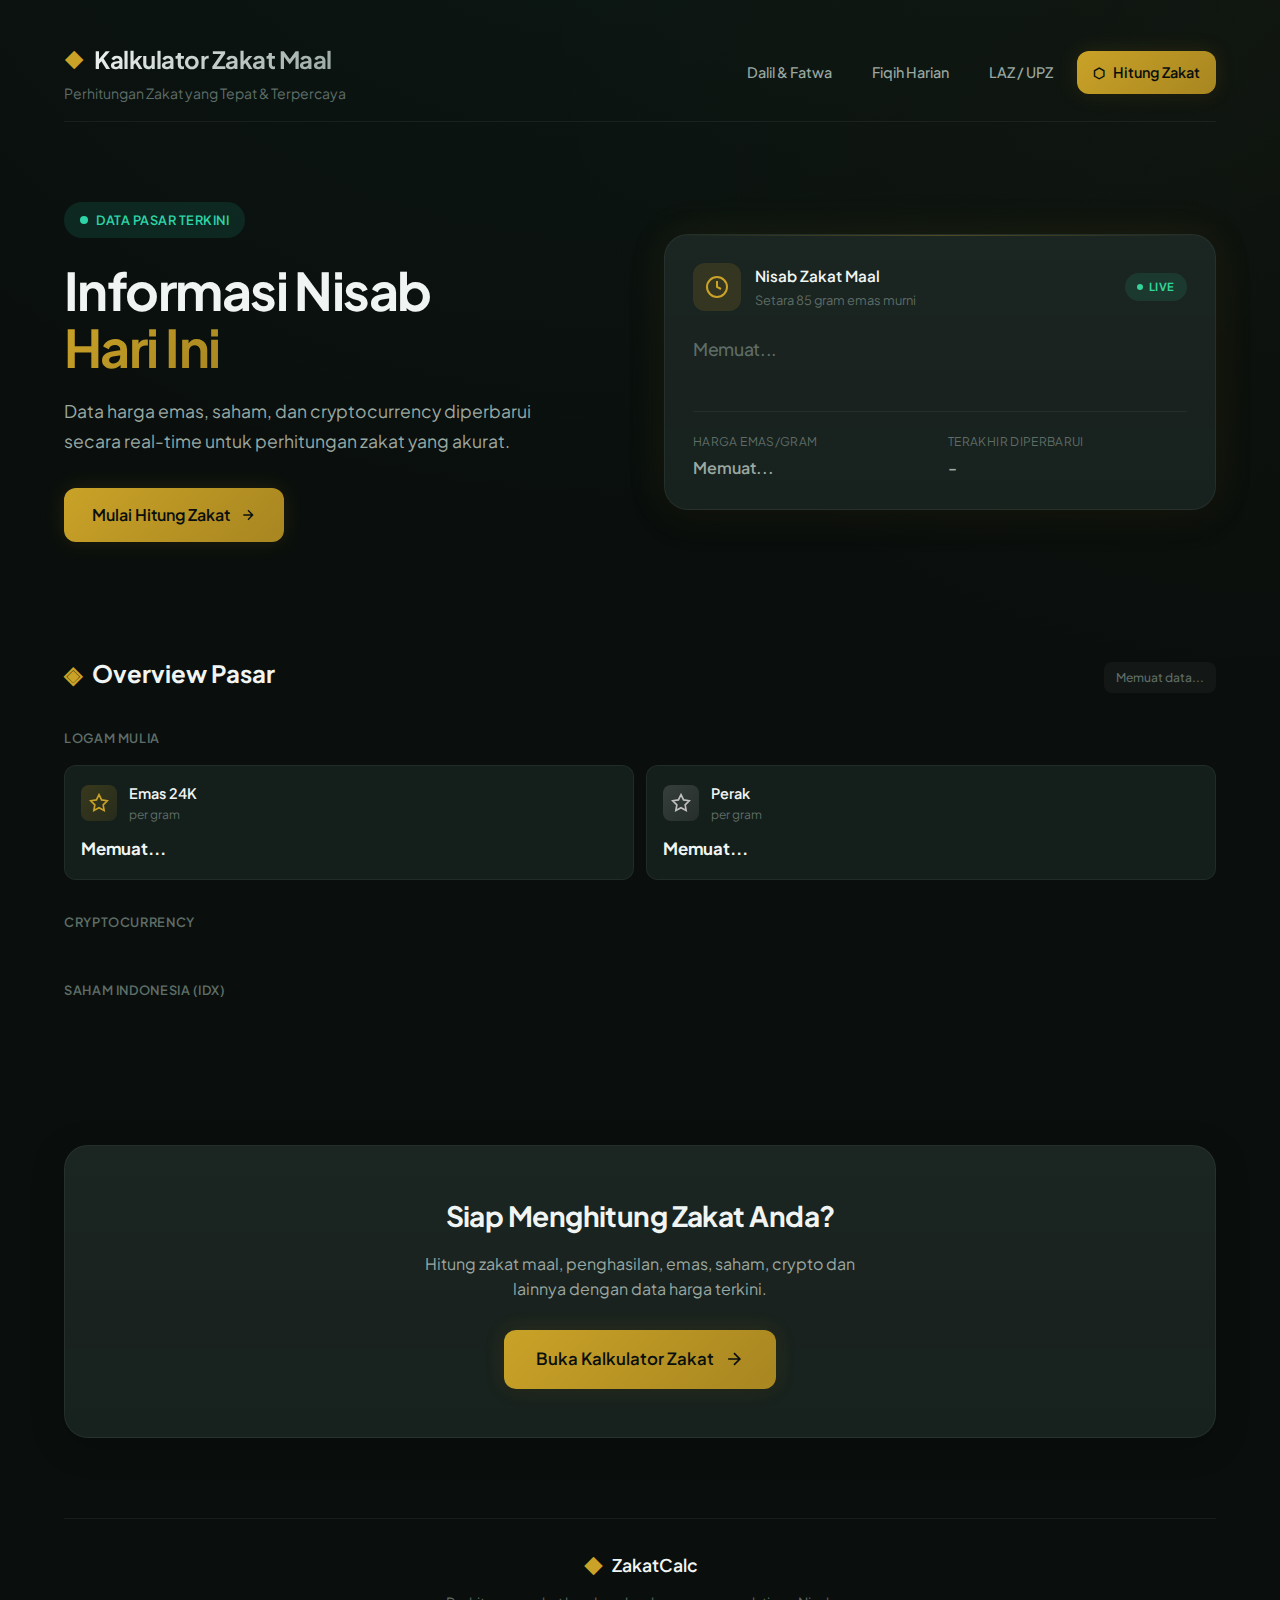
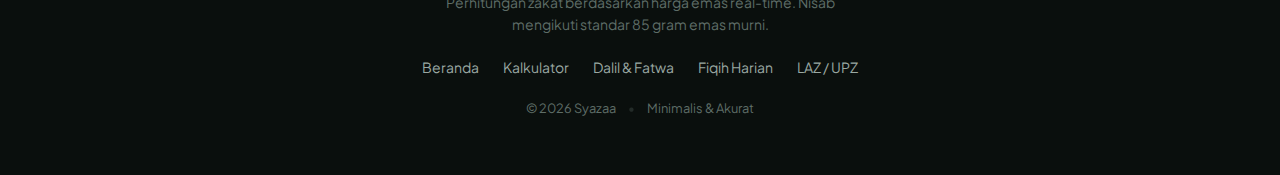
<file: index.html>
<!doctype html>
<html lang="id">
<head>
  <meta charset="utf-8" />
  <meta name="viewport" content="width=device-width,initial-scale=1" />
  <title>Kalkulator Zakat Maal — Hitung Zakat Anda</title>
  <link rel="icon" href="data:image/svg+xml,<svg xmlns='http://www.w3.org/2000/svg' viewBox='0 0 100 100'><text y='.9em' font-size='90'>💰</text></svg>">
  <link rel="preconnect" href="https://fonts.googleapis.com">
  <link rel="preconnect" href="https://fonts.gstatic.com" crossorigin>
  <link href="https://fonts.googleapis.com/css2?family=Plus+Jakarta+Sans:wght@400;500;600;700&display=swap" rel="stylesheet">
  <link rel="stylesheet" href="style.css">
</head>
<body>
  <div class="container">
    <!-- Header -->
    <header class="header">
      <div class="brand">
        <a href="index.html" class="logo">
          <span class="logo-icon">◆</span>
          <h1>Kalkulator Zakat Maal</h1>
        </a>
        <p class="tagline">Perhitungan Zakat yang Tepat & Terpercaya</p>
      </div>
      <nav class="nav" id="main-nav" aria-label="Navigasi utama">
        <a href="dalil.html" class="nav-link">Dalil & Fatwa</a>
        <a href="fiqih.html" class="nav-link">Fiqih Harian</a>
        <a href="laz.html" class="nav-link">LAZ / UPZ</a>
        <a href="kalkulator.html" class="nav-link primary">
          <span class="nav-icon">⬡</span>
          Hitung Zakat
        </a>
      </nav>
      <button class="nav-toggle" id="nav-toggle" aria-label="Toggle menu">
        <span></span>
        <span></span>
        <span></span>
      </button>
    </header>

    <main>
      <!-- Hero Section -->
      <section class="hero">
        <div class="hero-content">
          <span class="hero-badge">
            <span class="badge-dot"></span>
            Data Pasar Terkini
          </span>
          <h2 class="hero-title">Informasi Nisab<br><span class="highlight">Hari Ini</span></h2>
          <p class="hero-desc">Data harga emas, saham, dan cryptocurrency diperbarui secara real-time untuk perhitungan zakat yang akurat.</p>
          <a href="kalkulator.html" class="btn-primary">
            <span>Mulai Hitung Zakat</span>
            <svg width="16" height="16" viewBox="0 0 24 24" fill="none" stroke="currentColor" stroke-width="2">
              <path d="M5 12h14M12 5l7 7-7 7"/>
            </svg>
          </a>
        </div>
        
        <!-- Kartu Nisab Utama -->
        <div class="nisab-hero-card">
          <div class="nisab-hero-header">
            <div class="nisab-hero-icon">
              <svg width="24" height="24" viewBox="0 0 24 24" fill="none" stroke="currentColor" stroke-width="2">
                <circle cx="12" cy="12" r="10"/>
                <path d="M12 6v6l4 2"/>
              </svg>
            </div>
            <div>
              <span class="nisab-hero-label">Nisab Zakat Maal</span>
              <span class="nisab-hero-basis">Setara 85 gram emas murni</span>
            </div>
            <span class="live-indicator" id="live-status">
              <span class="live-dot"></span>
              <span class="live-text">LIVE</span>
            </span>
          </div>
          <div class="nisab-hero-value" id="nisab-rupiah">
            <span class="loading-text">Memuat...</span>
          </div>
          <div class="nisab-hero-footer">
            <div class="nisab-meta">
              <span class="meta-label">Harga Emas/gram</span>
              <span class="meta-value" id="harga-emas">Memuat...</span>
            </div>
            <div class="nisab-meta">
              <span class="meta-label">Terakhir Diperbarui</span>
              <span class="meta-value" id="tanggal-update">-</span>
            </div>
          </div>
        </div>
      </section>

      <!-- Overview Pasar -->
      <section class="market-section">
        <div class="section-header">
          <h3 class="section-title">
            <span class="section-icon">◈</span>
            Overview Pasar
          </h3>
          <span class="section-badge" id="market-status">Memuat data...</span>
        </div>

        <!-- Logam Mulia -->
        <div class="market-group">
          <h4 class="market-group-title">Logam Mulia</h4>
          <div class="price-grid price-grid-2" id="metal-grid">
            <!-- Emas -->
            <div class="price-card" id="card-emas">
              <div class="price-card-header">
                <div class="price-icon gold">
                  <svg width="20" height="20" viewBox="0 0 24 24" fill="none" stroke="currentColor" stroke-width="2">
                    <polygon points="12 2 15.09 8.26 22 9.27 17 14.14 18.18 21.02 12 17.77 5.82 21.02 7 14.14 2 9.27 8.91 8.26 12 2"/>
                  </svg>
                </div>
                <div class="price-info">
                  <span class="price-name">Emas 24K</span>
                  <span class="price-unit">per gram</span>
                </div>
              </div>
              <div class="price-value" id="display-emas">Memuat...</div>
            </div>
            <!-- Perak -->
            <div class="price-card" id="card-perak">
              <div class="price-card-header">
                <div class="price-icon silver">
                  <svg width="20" height="20" viewBox="0 0 24 24" fill="none" stroke="currentColor" stroke-width="2">
                    <polygon points="12 2 15.09 8.26 22 9.27 17 14.14 18.18 21.02 12 17.77 5.82 21.02 7 14.14 2 9.27 8.91 8.26 12 2"/>
                  </svg>
                </div>
                <div class="price-info">
                  <span class="price-name">Perak</span>
                  <span class="price-unit">per gram</span>
                </div>
              </div>
              <div class="price-value" id="display-perak">Memuat...</div>
            </div>
          </div>
        </div>

        <!-- Cryptocurrency -->
        <div class="market-group">
          <h4 class="market-group-title">Cryptocurrency</h4>
          <div class="price-grid price-grid-4" id="crypto-grid">
            <!-- Diisi oleh JavaScript -->
          </div>
        </div>

        <!-- Saham Indonesia -->
        <div class="market-group">
          <h4 class="market-group-title">Saham Indonesia (IDX)</h4>
          <div class="price-grid price-grid-5" id="stock-grid">
            <!-- Diisi oleh JavaScript -->
          </div>
          <p class="market-note">* Harga saham memerlukan konfigurasi API tambahan</p>
        </div>
      </section>

      <!-- CTA Section -->
      <section class="cta-section">
        <div class="cta-card">
          <div class="cta-content">
            <h3 class="cta-title">Siap Menghitung Zakat Anda?</h3>
            <p class="cta-desc">Hitung zakat maal, penghasilan, emas, saham, crypto dan lainnya dengan data harga terkini.</p>
          </div>
          <a href="kalkulator.html" class="btn-primary btn-large">
            <span>Buka Kalkulator Zakat</span>
            <svg width="20" height="20" viewBox="0 0 24 24" fill="none" stroke="currentColor" stroke-width="2">
              <path d="M5 12h14M12 5l7 7-7 7"/>
            </svg>
          </a>
        </div>
      </section>
    </main>

    <!-- Footer -->
    <footer class="footer">
      <div class="footer-content">
        <div class="footer-brand">
          <span class="logo-icon">◆</span>
          <span>ZakatCalc</span>
        </div>
        <p class="footer-text">Perhitungan zakat berdasarkan harga emas real-time. Nisab mengikuti standar 85 gram emas murni.</p>
        <div class="footer-links">
          <a href="index.html">Beranda</a>
          <a href="kalkulator.html">Kalkulator</a>
          <a href="dalil.html">Dalil & Fatwa</a>
          <a href="fiqih.html">Fiqih Harian</a>
          <a href="laz.html">LAZ / UPZ</a>
        </div>
        <div class="footer-meta">
          <span>© 2026 Syazaa</span>
          <span class="footer-divider">•</span>
          <span>Minimalis & Akurat</span>
        </div>
      </div>
    </footer>
  </div>

  <script src="script.js"></script>
</body>
</html>
</file>
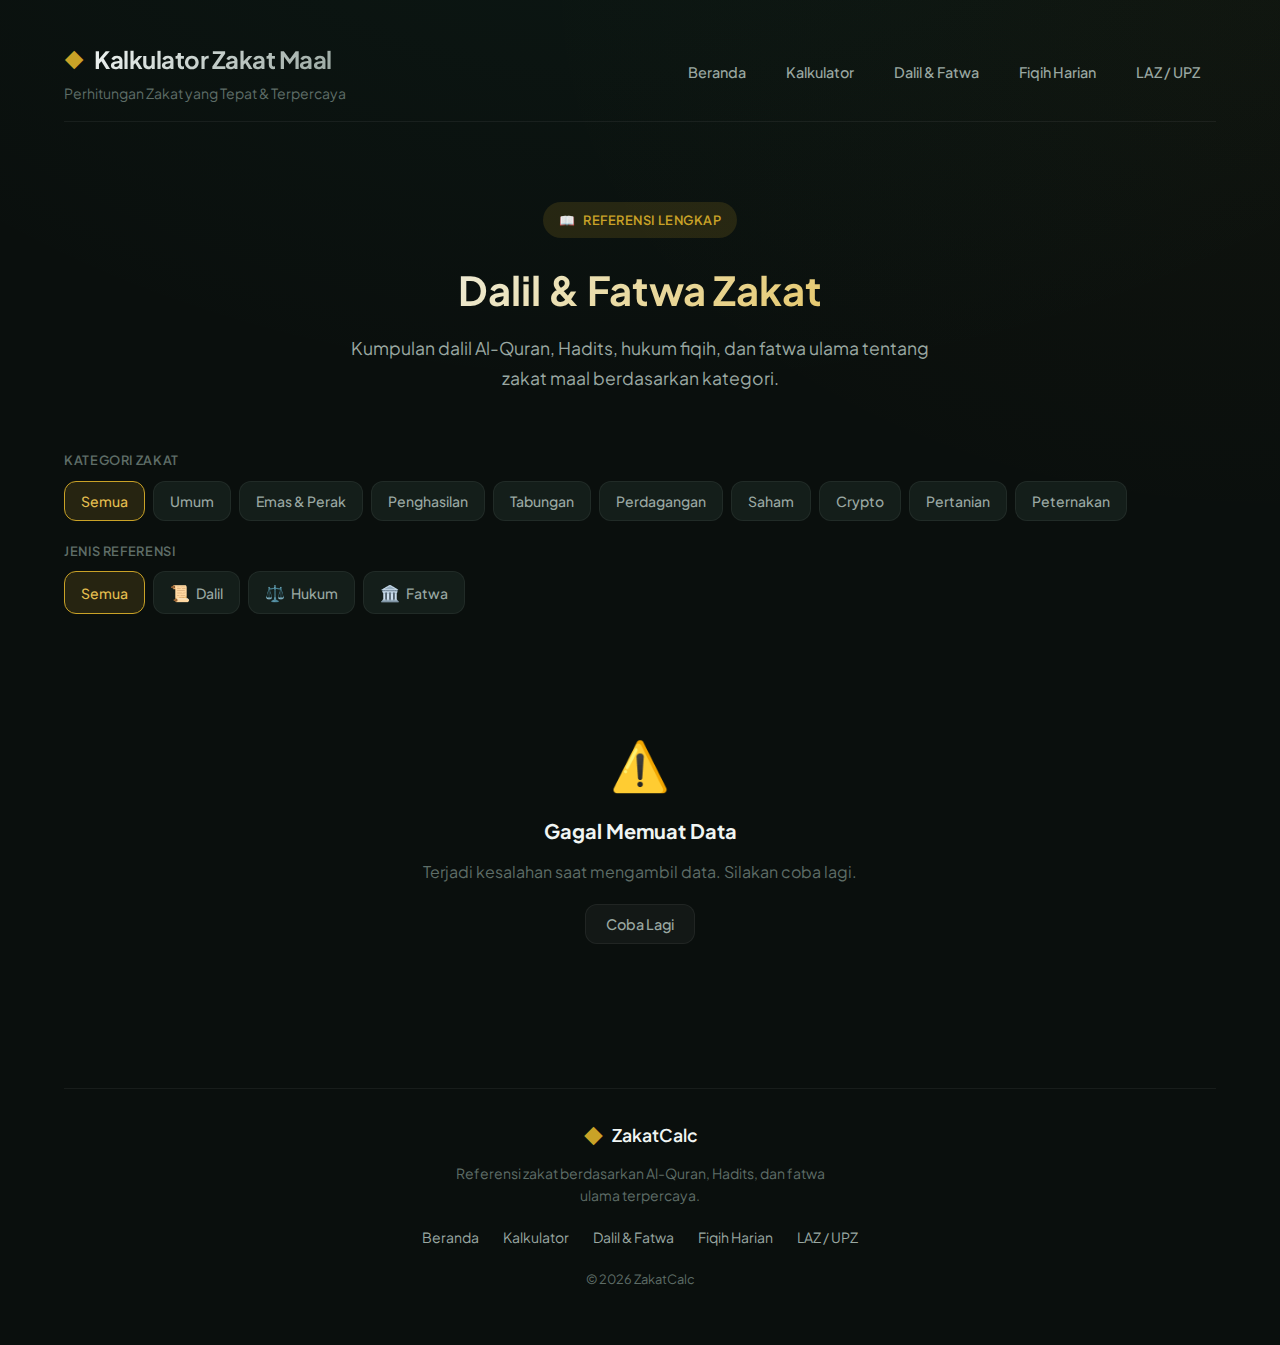
<file: dalil.html>
<!doctype html>
<html lang="id">
<head>
  <meta charset="utf-8" />
  <meta name="viewport" content="width=device-width,initial-scale=1" />
  <title>Dalil & Fatwa Zakat — Kalkulator Zakat Maal</title>
  <link rel="icon" href="data:image/svg+xml,<svg xmlns='http://www.w3.org/2000/svg' viewBox='0 0 100 100'><text y='.9em' font-size='90'>📖</text></svg>">
  <link rel="preconnect" href="https://fonts.googleapis.com">
  <link rel="preconnect" href="https://fonts.gstatic.com" crossorigin>
  <link href="https://fonts.googleapis.com/css2?family=Plus+Jakarta+Sans:wght@400;500;600;700&family=Amiri:wght@400;700&display=swap" rel="stylesheet">
  <link rel="stylesheet" href="style.css">
</head>
<body>
  <div class="container">
    <!-- Header -->
    <header class="header">
      <div class="brand">
        <a href="index.html" class="logo">
          <span class="logo-icon">◆</span>
          <h1>Kalkulator Zakat Maal</h1>
        </a>
        <p class="tagline">Perhitungan Zakat yang Tepat & Terpercaya</p>
      </div>
      <nav class="nav" id="main-nav" aria-label="Navigasi utama">
        <a href="index.html" class="nav-link">Beranda</a>
        <a href="kalkulator" class="nav-link">Kalkulator</a>
        <a href="dalil" class="nav-link active">Dalil & Fatwa</a>
        <a href="fiqih" class="nav-link">Fiqih Harian</a>
        <a href="laz" class="nav-link">LAZ / UPZ</a>
      </nav>
      <button class="nav-toggle" id="nav-toggle" aria-label="Toggle menu" aria-expanded="false">
        <span></span>
        <span></span>
        <span></span>
      </button>
    </header>

    <main>
      <!-- Hero Section -->
      <section class="dalil-hero">
        <div class="dalil-hero-content">
          <span class="hero-badge">
            <span class="badge-icon">📖</span>
            Referensi Lengkap
          </span>
          <h2 class="page-title">Dalil & Fatwa Zakat</h2>
          <p class="page-desc">Kumpulan dalil Al-Quran, Hadits, hukum fiqih, dan fatwa ulama tentang zakat maal berdasarkan kategori.</p>
        </div>
      </section>

      <!-- Filter Section -->
      <section class="dalil-filter-section">
        <!-- Kategori Zakat -->
        <div class="filter-group">
          <label class="filter-label">Kategori Zakat</label>
          <div class="filter-tabs" id="kategori-tabs">
            <button type="button" class="filter-tab active" data-kategori="semua">Semua</button>
            <button type="button" class="filter-tab" data-kategori="umum">Umum</button>
            <button type="button" class="filter-tab" data-kategori="emas">Emas & Perak</button>
            <button type="button" class="filter-tab" data-kategori="penghasilan">Penghasilan</button>
            <button type="button" class="filter-tab" data-kategori="tabungan">Tabungan</button>
            <button type="button" class="filter-tab" data-kategori="perdagangan">Perdagangan</button>
            <button type="button" class="filter-tab" data-kategori="saham">Saham</button>
            <button type="button" class="filter-tab" data-kategori="crypto">Crypto</button>
            <button type="button" class="filter-tab" data-kategori="pertanian">Pertanian</button>
            <button type="button" class="filter-tab" data-kategori="peternakan">Peternakan</button>
          </div>
        </div>

        <!-- Sub Kategori -->
        <div class="filter-group">
          <label class="filter-label">Jenis Referensi</label>
          <div class="filter-tabs" id="subkategori-tabs">
            <button type="button" class="filter-tab active" data-sub="semua">Semua</button>
            <button type="button" class="filter-tab" data-sub="dalil">
              <span class="tab-icon">📜</span>
              Dalil
            </button>
            <button type="button" class="filter-tab" data-sub="hukum">
              <span class="tab-icon">⚖️</span>
              Hukum
            </button>
            <button type="button" class="filter-tab" data-sub="fatwa">
              <span class="tab-icon">🏛️</span>
              Fatwa
            </button>
          </div>
        </div>
      </section>

      <!-- Content Section -->
      <section class="dalil-content-section">
        <!-- Loading State -->
        <div class="dalil-loading" id="dalil-loading">
          <div class="loading-spinner"></div>
          <p>Memuat data...</p>
        </div>

        <!-- Empty State -->
        <div class="dalil-empty" id="dalil-empty" style="display: none;">
          <span class="empty-icon">📭</span>
          <h3>Tidak Ada Data</h3>
          <p>Tidak ditemukan dalil atau fatwa untuk kategori ini.</p>
        </div>

        <!-- Error State -->
        <div class="dalil-error" id="dalil-error" style="display: none;">
          <span class="error-icon">⚠️</span>
          <h3>Gagal Memuat Data</h3>
          <p>Terjadi kesalahan saat mengambil data. Silakan coba lagi.</p>
          <button type="button" class="btn-retry" id="btn-retry">Coba Lagi</button>
        </div>

        <!-- Dalil Cards Grid -->
        <div class="dalil-grid" id="dalil-grid">
          <!-- Cards akan di-render oleh JavaScript -->
        </div>
      </section>
    </main>

    <!-- Footer -->
    <footer class="footer">
      <div class="footer-content">
        <div class="footer-brand">
          <span class="logo-icon">◆</span>
          <span>ZakatCalc</span>
        </div>
        <p class="footer-text">Referensi zakat berdasarkan Al-Quran, Hadits, dan fatwa ulama terpercaya.</p>
        <div class="footer-links">
          <a href="index.html">Beranda</a>
          <a href="kalkulator">Kalkulator</a>
          <a href="dalil">Dalil & Fatwa</a>
          <a href="fiqih">Fiqih Harian</a>
          <a href="laz">LAZ / UPZ</a>
        </div>
        <div class="footer-meta">
          <span>© 2026 ZakatCalc</span>
        </div>
      </div>
    </footer>
  </div>

  <script src="dalil.js"></script>
</body>
</html>
</file>
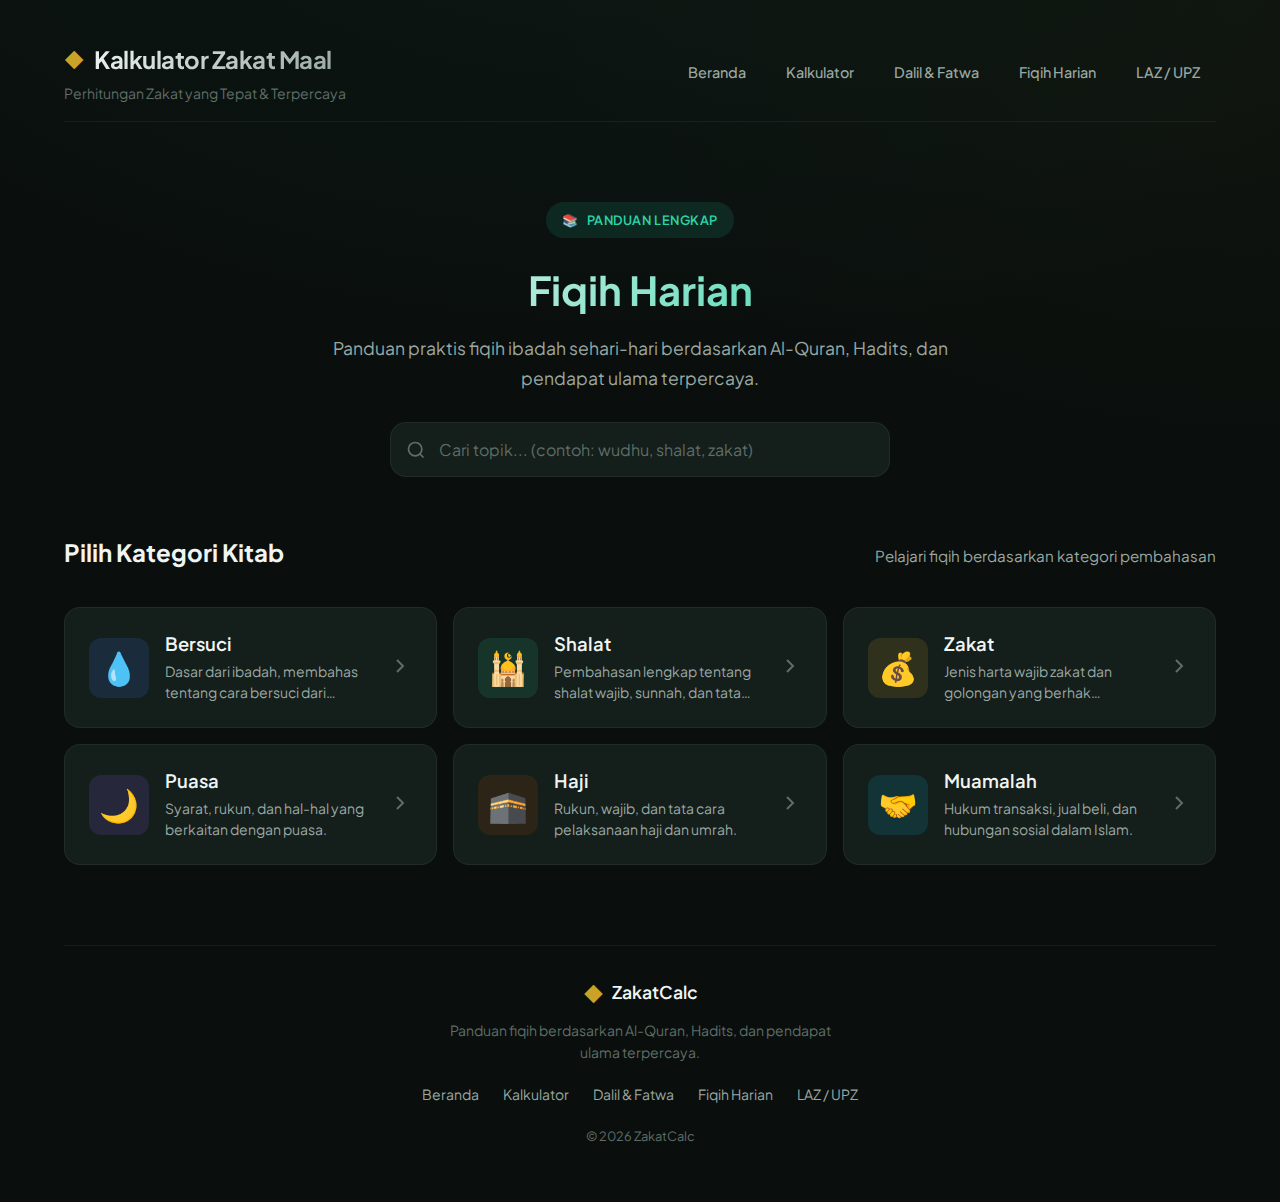
<file: fiqih.html>
<!doctype html>
<html lang="id">
<head>
  <meta charset="utf-8" />
  <meta name="viewport" content="width=device-width,initial-scale=1" />
  <title>Fiqih Harian — ZakatCalc</title>
  <link rel="icon" href="data:image/svg+xml,<svg xmlns='http://www.w3.org/2000/svg' viewBox='0 0 100 100'><text y='.9em' font-size='90'>📚</text></svg>">
  <link rel="preconnect" href="https://fonts.googleapis.com">
  <link rel="preconnect" href="https://fonts.gstatic.com" crossorigin>
  <link href="https://fonts.googleapis.com/css2?family=Plus+Jakarta+Sans:wght@400;500;600;700&family=Amiri:wght@400;700&display=swap" rel="stylesheet">
  <link rel="stylesheet" href="style.css">
</head>
<body>
  <div class="container">
    <!-- Header -->
    <header class="header">
      <div class="brand">
        <a href="index.html" class="logo">
          <span class="logo-icon">◆</span>
          <h1>Kalkulator Zakat Maal</h1>
        </a>
        <p class="tagline">Perhitungan Zakat yang Tepat & Terpercaya</p>
      </div>
      <nav class="nav" id="main-nav" aria-label="Navigasi utama">
        <a href="index.html" class="nav-link">Beranda</a>
        <a href="kalkulator.html" class="nav-link">Kalkulator</a>
        <a href="dalil.html" class="nav-link">Dalil & Fatwa</a>
        <a href="fiqih.html" class="nav-link active">Fiqih Harian</a>
        <a href="laz.html" class="nav-link">LAZ / UPZ</a>
      </nav>
      <button class="nav-toggle" id="nav-toggle" aria-label="Toggle menu" aria-expanded="false">
        <span></span>
        <span></span>
        <span></span>
      </button>
    </header>

    <main>
      <!-- Hero Section -->
      <section class="fiqih-hero">
        <div class="fiqih-hero-content">
          <span class="hero-badge">
            <span class="badge-icon">📚</span>
            Panduan Lengkap
          </span>
          <h2 class="page-title">Fiqih Harian</h2>
          <p class="page-desc">Panduan praktis fiqih ibadah sehari-hari berdasarkan Al-Quran, Hadits, dan pendapat ulama terpercaya.</p>
          
          <!-- Search Bar -->
          <div class="fiqih-search">
            <div class="search-input-wrapper">
              <svg class="search-icon" width="20" height="20" viewBox="0 0 24 24" fill="none" stroke="currentColor" stroke-width="2">
                <circle cx="11" cy="11" r="8"/>
                <path d="M21 21l-4.35-4.35"/>
              </svg>
              <input 
                type="text" 
                id="search-input" 
                class="search-input" 
                placeholder="Cari topik... (contoh: wudhu, shalat, zakat)"
                autocomplete="off"
              >
              <button type="button" class="search-clear" id="search-clear" style="display: none;" aria-label="Hapus pencarian">
                <svg width="16" height="16" viewBox="0 0 24 24" fill="none" stroke="currentColor" stroke-width="2">
                  <path d="M18 6L6 18M6 6l12 12"/>
                </svg>
              </button>
            </div>
          </div>
        </div>
      </section>

      <!-- Kitab Categories Section -->
      <section class="fiqih-kitab-section" id="kitab-section">
        <div class="section-header">
          <h3 class="section-title">Pilih Kategori Kitab</h3>
          <p class="section-desc">Pelajari fiqih berdasarkan kategori pembahasan</p>
        </div>

        <div class="kitab-grid" id="kitab-grid">
          <!-- Kitab cards akan di-render oleh JavaScript -->
          <div class="kitab-loading">
            <div class="loading-spinner"></div>
            <p>Memuat kategori...</p>
          </div>
        </div>
      </section>

      <!-- Bab/Sub-kategori Section (Hidden by default) -->
      <section class="fiqih-bab-section" id="bab-section" style="display: none;">
        <div class="section-header">
          <button type="button" class="btn-back" id="btn-back-kitab">
            <svg width="20" height="20" viewBox="0 0 24 24" fill="none" stroke="currentColor" stroke-width="2">
              <path d="M19 12H5M12 19l-7-7 7-7"/>
            </svg>
            Kembali ke Kategori
          </button>
          <div class="current-kitab" id="current-kitab">
            <span class="kitab-icon" id="current-kitab-icon">📚</span>
            <div>
              <h3 class="section-title" id="current-kitab-nama">Nama Kitab</h3>
              <p class="section-desc" id="current-kitab-desc">Deskripsi kitab</p>
            </div>
          </div>
        </div>

        <div class="bab-grid" id="bab-grid">
          <!-- Bab cards akan di-render oleh JavaScript -->
        </div>
      </section>

      <!-- Content Section (Hidden by default) -->
      <section class="fiqih-content-section" id="content-section" style="display: none;">
        <div class="section-header">
          <button type="button" class="btn-back" id="btn-back-bab">
            <svg width="20" height="20" viewBox="0 0 24 24" fill="none" stroke="currentColor" stroke-width="2">
              <path d="M19 12H5M12 19l-7-7 7-7"/>
            </svg>
            Kembali ke Sub-kategori
          </button>
          <div class="current-bab" id="current-bab">
            <span class="bab-icon" id="current-bab-icon">📖</span>
            <div>
              <h3 class="section-title" id="current-bab-nama">Nama Bab</h3>
              <p class="section-desc" id="current-bab-desc">Deskripsi bab</p>
            </div>
          </div>
        </div>

        <!-- Loading State -->
        <div class="fiqih-loading" id="content-loading" style="display: none;">
          <div class="loading-spinner"></div>
          <p>Memuat konten...</p>
        </div>

        <!-- Empty State -->
        <div class="fiqih-empty" id="content-empty" style="display: none;">
          <span class="empty-icon">📭</span>
          <h4>Belum Ada Konten</h4>
          <p>Konten untuk bab ini sedang dalam proses penyusunan.</p>
        </div>

        <!-- Content Cards -->
        <div class="content-grid" id="content-grid">
          <!-- Content cards akan di-render oleh JavaScript -->
        </div>
      </section>

      <!-- Search Results Section (Hidden by default) -->
      <section class="fiqih-search-results" id="search-results" style="display: none;">
        <div class="section-header">
          <button type="button" class="btn-back" id="btn-back-search">
            <svg width="20" height="20" viewBox="0 0 24 24" fill="none" stroke="currentColor" stroke-width="2">
              <path d="M19 12H5M12 19l-7-7 7-7"/>
            </svg>
            Kembali
          </button>
          <div>
            <h3 class="section-title">Hasil Pencarian</h3>
            <p class="section-desc" id="search-results-count">0 hasil ditemukan</p>
          </div>
        </div>

        <!-- Search Loading -->
        <div class="fiqih-loading" id="search-loading" style="display: none;">
          <div class="loading-spinner"></div>
          <p>Mencari...</p>
        </div>

        <!-- Search Empty -->
        <div class="fiqih-empty" id="search-empty" style="display: none;">
          <span class="empty-icon">🔍</span>
          <h4>Tidak Ditemukan</h4>
          <p>Coba gunakan kata kunci yang berbeda.</p>
        </div>

        <!-- Search Results Grid -->
        <div class="content-grid" id="search-grid">
          <!-- Search results akan di-render oleh JavaScript -->
        </div>
      </section>
    </main>

    <!-- Footer -->
    <footer class="footer">
      <div class="footer-content">
        <div class="footer-brand">
          <span class="logo-icon">◆</span>
          <span>ZakatCalc</span>
        </div>
        <p class="footer-text">Panduan fiqih berdasarkan Al-Quran, Hadits, dan pendapat ulama terpercaya.</p>
        <div class="footer-links">
          <a href="index.html">Beranda</a>
          <a href="kalkulator.html">Kalkulator</a>
          <a href="dalil.html">Dalil & Fatwa</a>
          <a href="fiqih.html">Fiqih Harian</a>
          <a href="laz.html">LAZ / UPZ</a>
        </div>
        <div class="footer-meta">
          <span>© 2026 ZakatCalc</span>
        </div>
      </div>
    </footer>
  </div>

  <!-- Detail Modal -->
  <div id="detail-modal" class="modal-overlay" aria-hidden="true">
    <div class="modal modal-large" role="dialog" aria-modal="true" aria-labelledby="detail-modal-title">
      <div class="modal-header">
        <h2 id="detail-modal-title">Detail Pembahasan</h2>
        <button type="button" class="close-btn" id="close-detail-modal" aria-label="Tutup">
          <svg width="20" height="20" viewBox="0 0 24 24" fill="none" stroke="currentColor" stroke-width="2">
            <path d="M18 6L6 18M6 6l12 12"/>
          </svg>
        </button>
      </div>
      <div class="modal-body" id="detail-modal-body">
        <!-- Detail content akan di-render oleh JavaScript -->
      </div>
    </div>
  </div>

  <script src="fiqih.js"></script>
</body>
</html>
</file>
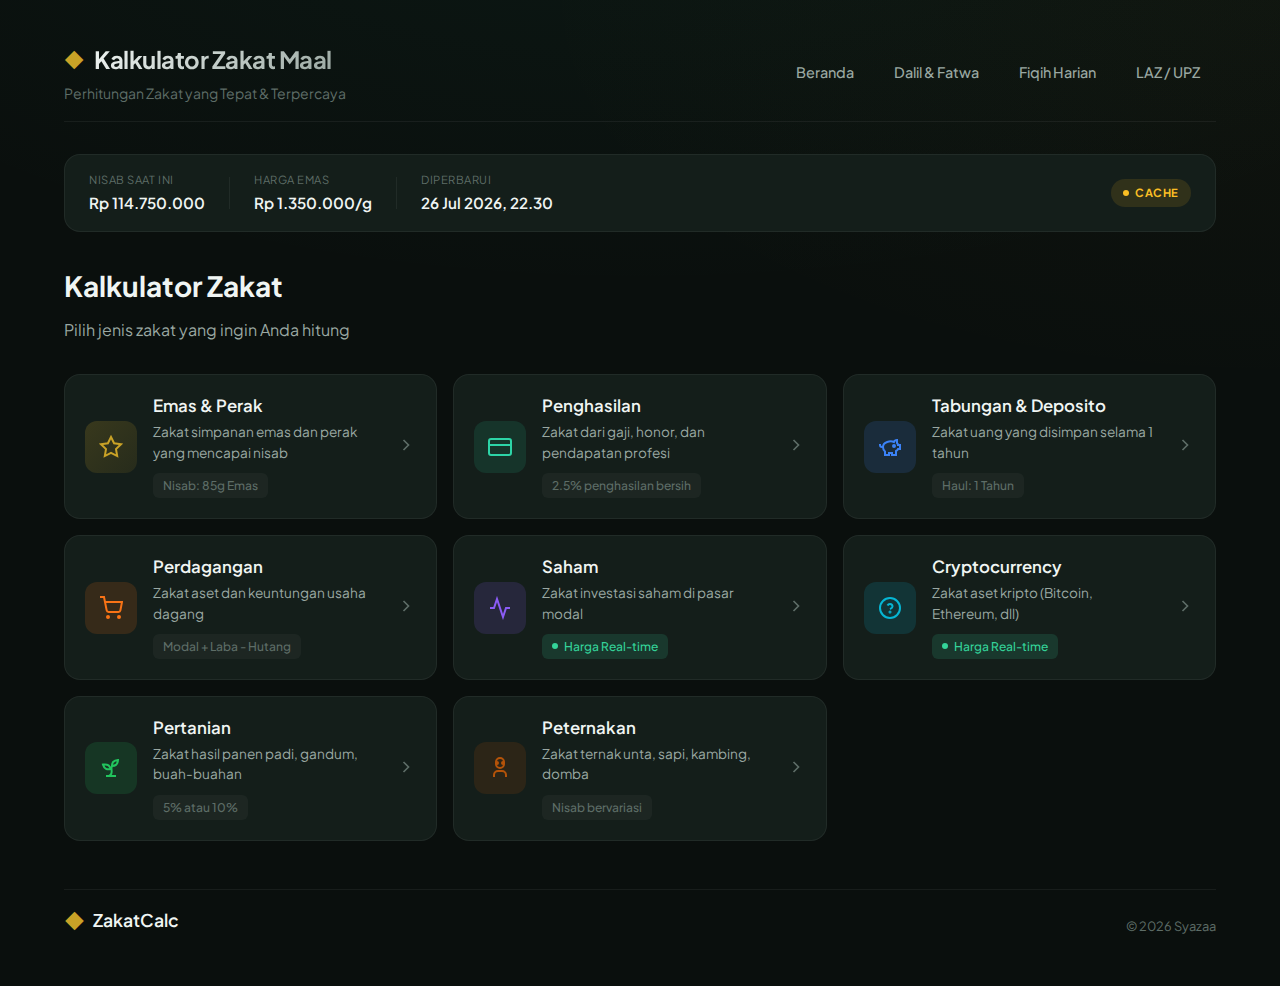
<file: kalkulator.html>
<!doctype html>
<html lang="id">
<head>
  <meta charset="utf-8" />
  <meta name="viewport" content="width=device-width,initial-scale=1" />
  <title>Kalkulator Zakat — ZakatCalc</title>
  <link rel="icon" href="data:image/svg+xml,<svg xmlns='http://www.w3.org/2000/svg' viewBox='0 0 100 100'><text y='.9em' font-size='90'>💰</text></svg>">
  <link rel="preconnect" href="https://fonts.googleapis.com">
  <link rel="preconnect" href="https://fonts.gstatic.com" crossorigin>
  <link href="https://fonts.googleapis.com/css2?family=Plus+Jakarta+Sans:wght@400;500;600;700&display=swap" rel="stylesheet">
  <link rel="stylesheet" href="style.css">
</head>
<body>
  <div class="container">
    <!-- Header -->
    <header class="header">
      <div class="brand">
        <a href="index.html" class="logo">
          <span class="logo-icon">◆</span>
          <h1>Kalkulator Zakat Maal</h1>
        </a>
        <p class="tagline">Perhitungan Zakat yang Tepat & Terpercaya</p>
      </div>
      <nav class="nav" id="main-nav" aria-label="Navigasi utama">
        <a href="index.html" class="nav-link">Beranda</a>
        <a href="dalil.html" class="nav-link">Dalil & Fatwa</a>
        <a href="fiqih.html" class="nav-link">Fiqih Harian</a>
        <a href="laz.html" class="nav-link">LAZ / UPZ</a>
      </nav>
      <button class="nav-toggle" id="nav-toggle" aria-label="Toggle menu">
        <span></span>
        <span></span>
        <span></span>
      </button>
    </header>

    <main>
      <!-- Info Nisab Bar -->
      <section class="nisab-bar">
        <div class="nisab-bar-inner">
          <div class="nisab-bar-item">
            <span class="nisab-bar-label">Nisab Saat Ini</span>
            <span class="nisab-bar-value" id="nisab-rupiah">Memuat...</span>
          </div>
          <div class="nisab-bar-divider"></div>
          <div class="nisab-bar-item">
            <span class="nisab-bar-label">Harga Emas</span>
            <span class="nisab-bar-value" id="harga-emas">Memuat...</span>
          </div>
          <div class="nisab-bar-divider"></div>
          <div class="nisab-bar-item">
            <span class="nisab-bar-label">Diperbarui</span>
            <span class="nisab-bar-value" id="tanggal-update">-</span>
          </div>
          <span class="live-indicator" id="live-status">
            <span class="live-dot"></span>
            <span class="live-text">LIVE</span>
          </span>
        </div>
      </section>

      <!-- Calculator Section -->
      <section class="calculator-section">
        <div class="calc-header">
          <h2 class="page-title">Kalkulator Zakat</h2>
          <p class="page-desc">Pilih jenis zakat yang ingin Anda hitung</p>
        </div>

        <!-- Zakat Type Grid -->
        <div class="zakat-grid" id="zakat-grid">
          <!-- Zakat Emas -->
          <button type="button" class="zakat-card" data-type="emas">
            <div class="zakat-card-icon gold">
              <svg width="24" height="24" viewBox="0 0 24 24" fill="none" stroke="currentColor" stroke-width="2">
                <polygon points="12 2 15.09 8.26 22 9.27 17 14.14 18.18 21.02 12 17.77 5.82 21.02 7 14.14 2 9.27 8.91 8.26 12 2"/>
              </svg>
            </div>
            <div class="zakat-card-content">
              <h3>Emas & Perak</h3>
              <p>Zakat simpanan emas dan perak yang mencapai nisab</p>
              <span class="zakat-card-badge">Nisab: 85g Emas</span>
            </div>
            <div class="zakat-card-arrow">
              <svg width="20" height="20" viewBox="0 0 24 24" fill="none" stroke="currentColor" stroke-width="2">
                <path d="M9 18l6-6-6-6"/>
              </svg>
            </div>
          </button>

          <!-- Zakat Penghasilan -->
          <button type="button" class="zakat-card" data-type="penghasilan">
            <div class="zakat-card-icon emerald">
              <svg width="24" height="24" viewBox="0 0 24 24" fill="none" stroke="currentColor" stroke-width="2">
                <rect x="1" y="4" width="22" height="16" rx="2" ry="2"/>
                <line x1="1" y1="10" x2="23" y2="10"/>
              </svg>
            </div>
            <div class="zakat-card-content">
              <h3>Penghasilan</h3>
              <p>Zakat dari gaji, honor, dan pendapatan profesi</p>
              <span class="zakat-card-badge">2.5% penghasilan bersih</span>
            </div>
            <div class="zakat-card-arrow">
              <svg width="20" height="20" viewBox="0 0 24 24" fill="none" stroke="currentColor" stroke-width="2">
                <path d="M9 18l6-6-6-6"/>
              </svg>
            </div>
          </button>

          <!-- Zakat Tabungan -->
          <button type="button" class="zakat-card" data-type="tabungan">
            <div class="zakat-card-icon blue">
              <svg width="24" height="24" viewBox="0 0 24 24" fill="none" stroke="currentColor" stroke-width="2">
                <path d="M19 5c-1.5 0-2.8 1.4-3 2-3.5-1.5-11-.3-11 5 0 1.8 0 3 2 4.5V20h4v-2h3v2h4v-4c1-.5 1.7-1 2-2h2v-4h-2c0-1-.5-1.5-1-2V5z"/>
                <path d="M2 9v1c0 1.1.9 2 2 2h1"/>
                <circle cx="16" cy="11" r="1"/>
              </svg>
            </div>
            <div class="zakat-card-content">
              <h3>Tabungan & Deposito</h3>
              <p>Zakat uang yang disimpan selama 1 tahun</p>
              <span class="zakat-card-badge">Haul: 1 Tahun</span>
            </div>
            <div class="zakat-card-arrow">
              <svg width="20" height="20" viewBox="0 0 24 24" fill="none" stroke="currentColor" stroke-width="2">
                <path d="M9 18l6-6-6-6"/>
              </svg>
            </div>
          </button>

          <!-- Zakat Perdagangan -->
          <button type="button" class="zakat-card" data-type="perdagangan">
            <div class="zakat-card-icon orange">
              <svg width="24" height="24" viewBox="0 0 24 24" fill="none" stroke="currentColor" stroke-width="2">
                <circle cx="9" cy="21" r="1"/>
                <circle cx="20" cy="21" r="1"/>
                <path d="M1 1h4l2.68 13.39a2 2 0 0 0 2 1.61h9.72a2 2 0 0 0 2-1.61L23 6H6"/>
              </svg>
            </div>
            <div class="zakat-card-content">
              <h3>Perdagangan</h3>
              <p>Zakat aset dan keuntungan usaha dagang</p>
              <span class="zakat-card-badge">Modal + Laba - Hutang</span>
            </div>
            <div class="zakat-card-arrow">
              <svg width="20" height="20" viewBox="0 0 24 24" fill="none" stroke="currentColor" stroke-width="2">
                <path d="M9 18l6-6-6-6"/>
              </svg>
            </div>
          </button>

          <!-- Zakat Saham -->
          <button type="button" class="zakat-card" data-type="saham">
            <div class="zakat-card-icon purple">
              <svg width="24" height="24" viewBox="0 0 24 24" fill="none" stroke="currentColor" stroke-width="2">
                <polyline points="22 12 18 12 15 21 9 3 6 12 2 12"/>
              </svg>
            </div>
            <div class="zakat-card-content">
              <h3>Saham</h3>
              <p>Zakat investasi saham di pasar modal</p>
              <span class="zakat-card-badge live">
                <span class="badge-dot"></span>
                Harga Real-time
              </span>
            </div>
            <div class="zakat-card-arrow">
              <svg width="20" height="20" viewBox="0 0 24 24" fill="none" stroke="currentColor" stroke-width="2">
                <path d="M9 18l6-6-6-6"/>
              </svg>
            </div>
          </button>

          <!-- Zakat Crypto -->
          <button type="button" class="zakat-card" data-type="crypto">
            <div class="zakat-card-icon cyan">
              <svg width="24" height="24" viewBox="0 0 24 24" fill="none" stroke="currentColor" stroke-width="2">
                <circle cx="12" cy="12" r="10"/>
                <path d="M9.5 9.5c.5-1 1.5-1.5 2.5-1.5 1.5 0 2.5 1 2.5 2.5 0 1.5-1.5 2-2.5 2.5"/>
                <circle cx="12" cy="16" r="0.5" fill="currentColor"/>
              </svg>
            </div>
            <div class="zakat-card-content">
              <h3>Cryptocurrency</h3>
              <p>Zakat aset kripto (Bitcoin, Ethereum, dll)</p>
              <span class="zakat-card-badge live">
                <span class="badge-dot"></span>
                Harga Real-time
              </span>
            </div>
            <div class="zakat-card-arrow">
              <svg width="20" height="20" viewBox="0 0 24 24" fill="none" stroke="currentColor" stroke-width="2">
                <path d="M9 18l6-6-6-6"/>
              </svg>
            </div>
          </button>

          <!-- Zakat Pertanian -->
          <button type="button" class="zakat-card" data-type="pertanian">
            <div class="zakat-card-icon green">
              <svg width="24" height="24" viewBox="0 0 24 24" fill="none" stroke="currentColor" stroke-width="2">
                <path d="M7 20h10"/>
                <path d="M10 20c5.5-2.5.8-6.4 3-10"/>
                <path d="M9.5 9.4c1.1.8 1.8 2.2 2.3 3.7-2 .4-3.5.4-4.8-.3-1.2-.6-2.3-1.9-3-4.2 2.8-.5 4.4 0 5.5.8z"/>
                <path d="M14.1 6a7 7 0 0 0-1.1 4c1.9-.1 3.3-.6 4.3-1.4 1-1 1.6-2.3 1.7-4.6-2.7.1-4 1-4.9 2z"/>
              </svg>
            </div>
            <div class="zakat-card-content">
              <h3>Pertanian</h3>
              <p>Zakat hasil panen padi, gandum, buah-buahan</p>
              <span class="zakat-card-badge">5% atau 10%</span>
            </div>
            <div class="zakat-card-arrow">
              <svg width="20" height="20" viewBox="0 0 24 24" fill="none" stroke="currentColor" stroke-width="2">
                <path d="M9 18l6-6-6-6"/>
              </svg>
            </div>
          </button>

          <!-- Zakat Peternakan -->
          <button type="button" class="zakat-card" data-type="peternakan">
            <div class="zakat-card-icon brown">
              <svg width="24" height="24" viewBox="0 0 24 24" fill="none" stroke="currentColor" stroke-width="2">
                <path d="M12 2a4 4 0 0 1 4 4v2a4 4 0 0 1-8 0V6a4 4 0 0 1 4-4z"/>
                <path d="M6 21v-2a4 4 0 0 1 4-4h4a4 4 0 0 1 4 4v2"/>
                <circle cx="9" cy="7" r="1"/>
                <circle cx="15" cy="7" r="1"/>
              </svg>
            </div>
            <div class="zakat-card-content">
              <h3>Peternakan</h3>
              <p>Zakat ternak unta, sapi, kambing, domba</p>
              <span class="zakat-card-badge">Nisab bervariasi</span>
            </div>
            <div class="zakat-card-arrow">
              <svg width="20" height="20" viewBox="0 0 24 24" fill="none" stroke="currentColor" stroke-width="2">
                <path d="M9 18l6-6-6-6"/>
              </svg>
            </div>
          </button>
        </div>
      </section>
    </main>

    <!-- Footer -->
    <footer class="footer footer-compact">
      <div class="footer-content">
        <div class="footer-brand">
          <span class="logo-icon">◆</span>
          <span>ZakatCalc</span>
        </div>
        <div class="footer-meta">
          <span>© 2026 Syazaa</span>
        </div>
      </div>
    </footer>
  </div>

  <!-- Modal Calculator -->
  <div id="calculator-modal" class="modal-overlay" aria-hidden="true">
    <div class="modal modal-large" role="dialog" aria-modal="true" aria-labelledby="modal-title">
      <div class="modal-header">
        <h2 id="modal-title">Hitung Zakat</h2>
        <button type="button" class="close-btn" id="close-modal-btn" aria-label="Tutup">
          <svg width="20" height="20" viewBox="0 0 24 24" fill="none" stroke="currentColor" stroke-width="2">
            <path d="M18 6L6 18M6 6l12 12"/>
          </svg>
        </button>
      </div>
      <div class="modal-body" id="modal-body">
        <!-- Form dinamis di-render di sini -->
      </div>
    </div>
  </div>

  <script src="kalkulator.js"></script>
</body>
</html>
</file>
<file: style.css>
/* ========================================
   ZakatCalc — Elegant & Modern Design
   ======================================== */

:root {
  /* Color Palette */
  --bg-primary: #0a0f0d;
  --bg-secondary: #0d1512;
  --bg-tertiary: #111a17;
  --bg-card: #141e1a;
  --bg-card-hover: #1a2622;
  
  /* Surface Colors */
  --surface-1: rgba(255, 255, 255, 0.02);
  --surface-2: rgba(255, 255, 255, 0.04);
  --surface-3: rgba(255, 255, 255, 0.06);
  --surface-border: rgba(255, 255, 255, 0.06);
  
  /* Accent Colors */
  --accent-gold: #c9a227;
  --accent-gold-light: #e3be4f;
  --accent-gold-muted: rgba(201, 162, 39, 0.15);
  --accent-emerald: #2dd4a7;
  --accent-emerald-muted: rgba(45, 212, 167, 0.12);
  
  /* Text Colors */
  --text-primary: #f0f5f3;
  --text-secondary: #9aa8a2;
  --text-muted: #5e6d67;
  
  /* Semantic Colors */
  --success: #34d399;
  --success-muted: rgba(52, 211, 153, 0.12);
  --warning: #fbbf24;
  --danger: #f87171;
  
  /* Gradients */
  --gradient-gold: linear-gradient(135deg, #c9a227 0%, #a88621 100%);
  --gradient-card: linear-gradient(180deg, rgba(255,255,255,0.03) 0%, rgba(255,255,255,0.01) 100%);
  
  /* Typography */
  --font-main: 'Plus Jakarta Sans', -apple-system, BlinkMacSystemFont, 'Segoe UI', sans-serif;
  
  /* Spacing & Sizing */
  --radius-sm: 8px;
  --radius-md: 12px;
  --radius-lg: 16px;
  --radius-xl: 24px;
  
  /* Shadows */
  --shadow-sm: 0 2px 8px rgba(0, 0, 0, 0.15);
  --shadow-md: 0 4px 16px rgba(0, 0, 0, 0.2);
  --shadow-lg: 0 8px 32px rgba(0, 0, 0, 0.25);
  --shadow-glow: 0 0 40px rgba(201, 162, 39, 0.1);
  
  /* Transitions */
  --transition-fast: 0.15s ease;
  --transition-normal: 0.25s ease;
}

/* ========================================
   Reset & Base
   ======================================== */

*, *::before, *::after {
  box-sizing: border-box;
  margin: 0;
  padding: 0;
}

html {
  scroll-behavior: smooth;
}

body {
  font-family: var(--font-main);
  font-size: 16px;
  line-height: 1.6;
  color: var(--text-primary);
  background: var(--bg-primary);
  background-image: 
    radial-gradient(ellipse 80% 50% at 50% -20%, rgba(45, 212, 167, 0.05), transparent),
    radial-gradient(ellipse 60% 40% at 100% 0%, rgba(201, 162, 39, 0.03), transparent);
  min-height: 100vh;
  -webkit-font-smoothing: antialiased;
}

.container {
  max-width: 1200px;
  margin: 0 auto;
  padding: 24px;
}

a {
  color: inherit;
  text-decoration: none;
}

/* ========================================
   Header
   ======================================== */

.header {
  display: flex;
  align-items: center;
  justify-content: space-between;
  padding: 16px 0;
  margin-bottom: 32px;
  border-bottom: 1px solid var(--surface-border);
}

.brand {
  display: flex;
  flex-direction: column;
  gap: 4px;
}

.logo {
  display: flex;
  align-items: center;
  gap: 10px;
}

.logo-icon {
  color: var(--accent-gold);
  font-size: 1.5rem;
  line-height: 1;
}

.logo h1 {
  font-size: 1.5rem;
  font-weight: 700;
  letter-spacing: -0.02em;
  background: linear-gradient(135deg, var(--text-primary) 0%, var(--text-secondary) 100%);
  -webkit-background-clip: text;
  -webkit-text-fill-color: transparent;
  background-clip: text;
}

.tagline {
  font-size: 0.875rem;
  color: var(--text-muted);
}

.nav {
  display: flex;
  align-items: center;
  gap: 8px;
}

.nav-link {
  display: flex;
  align-items: center;
  gap: 8px;
  padding: 10px 16px;
  border-radius: var(--radius-md);
  font-size: 0.9rem;
  font-weight: 500;
  color: var(--text-secondary);
  transition: all var(--transition-normal);
}

.nav-link:hover {
  color: var(--text-primary);
  background: var(--surface-2);
}

.nav-link.primary {
  background: var(--gradient-gold);
  color: #0a0f0d;
  font-weight: 600;
  box-shadow: var(--shadow-sm), 0 0 20px rgba(201, 162, 39, 0.15);
}

.nav-link.primary:hover {
  transform: translateY(-2px);
  box-shadow: var(--shadow-md), 0 0 30px rgba(201, 162, 39, 0.25);
}

.nav-toggle {
  display: none;
  flex-direction: column;
  gap: 5px;
  padding: 8px;
  background: transparent;
  border: none;
  cursor: pointer;
}

.nav-toggle span {
  display: block;
  width: 24px;
  height: 2px;
  background: var(--text-secondary);
  border-radius: 2px;
}

/* ========================================
   Hero Section
   ======================================== */

.hero {
  display: grid;
  grid-template-columns: 1fr 1fr;
  gap: 48px;
  align-items: center;
  padding: 48px 0 64px;
}

.hero-content {
  max-width: 480px;
}

.hero-badge {
  display: inline-flex;
  align-items: center;
  gap: 8px;
  padding: 8px 16px;
  background: var(--accent-emerald-muted);
  color: var(--accent-emerald);
  font-size: 0.8rem;
  font-weight: 600;
  text-transform: uppercase;
  letter-spacing: 0.04em;
  border-radius: 100px;
  margin-bottom: 24px;
}

.badge-dot {
  width: 8px;
  height: 8px;
  background: var(--accent-emerald);
  border-radius: 50%;
  animation: pulse 2s infinite;
}

.hero-title {
  font-size: 3.25rem;
  font-weight: 700;
  line-height: 1.1;
  letter-spacing: -0.03em;
  margin-bottom: 20px;
}

.hero-title .highlight {
  background: var(--gradient-gold);
  -webkit-background-clip: text;
  -webkit-text-fill-color: transparent;
  background-clip: text;
}

.hero-desc {
  font-size: 1.1rem;
  color: var(--text-secondary);
  line-height: 1.7;
  margin-bottom: 32px;
}

/* Button */
.btn-primary {
  display: inline-flex;
  align-items: center;
  gap: 10px;
  padding: 14px 28px;
  background: var(--gradient-gold);
  color: #0a0f0d;
  font-family: inherit;
  font-size: 1rem;
  font-weight: 600;
  border: none;
  border-radius: var(--radius-md);
  cursor: pointer;
  transition: all var(--transition-normal);
  box-shadow: var(--shadow-sm), 0 0 20px rgba(201, 162, 39, 0.15);
}

.btn-primary:hover {
  transform: translateY(-2px);
  box-shadow: var(--shadow-md), 0 0 30px rgba(201, 162, 39, 0.25);
}

.btn-large {
  padding: 16px 32px;
  font-size: 1.05rem;
}

/* Nisab Hero Card */
.nisab-hero-card {
  background: var(--gradient-card);
  background-color: var(--bg-card);
  border: 1px solid var(--surface-border);
  border-radius: var(--radius-xl);
  padding: 28px;
  box-shadow: var(--shadow-lg), var(--shadow-glow);
  position: relative;
  overflow: hidden;
}

.nisab-hero-card::before {
  content: '';
  position: absolute;
  top: 0;
  left: 0;
  right: 0;
  height: 1px;
  background: linear-gradient(90deg, transparent, rgba(201, 162, 39, 0.3), transparent);
}

.nisab-hero-header {
  display: flex;
  align-items: center;
  gap: 14px;
  margin-bottom: 24px;
}

.nisab-hero-icon {
  width: 48px;
  height: 48px;
  display: flex;
  align-items: center;
  justify-content: center;
  background: var(--accent-gold-muted);
  color: var(--accent-gold);
  border-radius: var(--radius-md);
}

.nisab-hero-label {
  display: block;
  font-size: 0.95rem;
  font-weight: 600;
  color: var(--text-primary);
}

.nisab-hero-basis {
  display: block;
  font-size: 0.8rem;
  color: var(--text-muted);
  margin-top: 2px;
}

.live-indicator {
  margin-left: auto;
  display: flex;
  align-items: center;
  gap: 6px;
  padding: 5px 12px;
  background: var(--success-muted);
  color: var(--success);
  font-size: 0.7rem;
  font-weight: 700;
  letter-spacing: 0.05em;
  border-radius: 100px;
}

.live-indicator.offline {
  background: rgba(251, 191, 36, 0.12);
  color: var(--warning);
}

.live-dot {
  width: 6px;
  height: 6px;
  background: currentColor;
  border-radius: 50%;
  animation: pulse 2s infinite;
}

@keyframes pulse {
  0%, 100% { opacity: 1; transform: scale(1); }
  50% { opacity: 0.5; transform: scale(1.3); }
}

.nisab-hero-value {
  font-size: 2.75rem;
  font-weight: 700;
  letter-spacing: -0.02em;
  margin-bottom: 24px;
  min-height: 52px;
}

.nisab-hero-value:not(.loaded) {
  color: var(--text-muted);
  font-size: 1.1rem;
  font-weight: 500;
}

.nisab-hero-value.loaded {
  background: linear-gradient(135deg, var(--text-primary) 0%, var(--accent-gold-light) 100%);
  -webkit-background-clip: text;
  -webkit-text-fill-color: transparent;
  background-clip: text;
}

.nisab-hero-footer {
  display: grid;
  grid-template-columns: 1fr 1fr;
  gap: 16px;
  padding-top: 20px;
  border-top: 1px solid var(--surface-border);
}

.nisab-meta {
  display: flex;
  flex-direction: column;
  gap: 4px;
}

.meta-label {
  font-size: 0.75rem;
  color: var(--text-muted);
  text-transform: uppercase;
  letter-spacing: 0.03em;
}

.meta-value {
  font-size: 1rem;
  font-weight: 600;
  color: var(--text-secondary);
}

/* ========================================
   Market Section
   ======================================== */

.market-section {
  padding: 48px 0;
}

.section-header {
  display: flex;
  align-items: center;
  justify-content: space-between;
  margin-bottom: 32px;
  flex-wrap: wrap;
  gap: 12px;
}

.section-title {
  display: flex;
  align-items: center;
  gap: 10px;
  font-size: 1.25rem;
  font-weight: 600;
  color: var(--text-primary);
}

.section-icon {
  color: var(--accent-gold);
}

.section-badge {
  padding: 6px 12px;
  background: var(--surface-2);
  color: var(--text-muted);
  font-size: 0.75rem;
  font-weight: 500;
  border-radius: var(--radius-sm);
}

.section-badge.success {
  background: var(--success-muted);
  color: var(--success);
}

.market-group {
  margin-bottom: 32px;
}

.market-group-title {
  font-size: 0.8rem;
  font-weight: 600;
  color: var(--text-muted);
  text-transform: uppercase;
  letter-spacing: 0.05em;
  margin-bottom: 16px;
}

.market-note {
  font-size: 0.8rem;
  color: var(--text-muted);
  margin-top: 12px;
  font-style: italic;
}

/* Price Grid */
.price-grid {
  display: grid;
  gap: 12px;
}

.price-grid-2 {
  grid-template-columns: repeat(2, 1fr);
}

.price-grid-4 {
  grid-template-columns: repeat(4, 1fr);
}

.price-grid-5 {
  grid-template-columns: repeat(5, 1fr);
}

/* Price Card */
.price-card {
  background: var(--bg-card);
  border: 1px solid var(--surface-border);
  border-radius: var(--radius-md);
  padding: 16px;
  transition: all var(--transition-normal);
}

.price-card:hover {
  background: var(--bg-card-hover);
  border-color: rgba(255, 255, 255, 0.1);
  transform: translateY(-2px);
}

.price-card-header {
  display: flex;
  align-items: center;
  gap: 12px;
  margin-bottom: 12px;
}

.price-icon {
  width: 36px;
  height: 36px;
  display: flex;
  align-items: center;
  justify-content: center;
  border-radius: var(--radius-sm);
  font-size: 0.85rem;
  font-weight: 700;
}

.price-icon.gold {
  background: linear-gradient(135deg, rgba(201, 162, 39, 0.2), rgba(201, 162, 39, 0.1));
  color: var(--accent-gold);
}

.price-icon.silver {
  background: linear-gradient(135deg, rgba(192, 192, 192, 0.2), rgba(192, 192, 192, 0.1));
  color: #c0c0c0;
}

.price-icon.crypto {
  background: var(--surface-2);
  color: var(--text-secondary);
}

.price-icon.stock {
  background: var(--accent-emerald-muted);
  color: var(--accent-emerald);
  font-size: 0.7rem;
}

.price-info {
  display: flex;
  flex-direction: column;
  min-width: 0;
  flex: 1;
}

.price-name {
  font-size: 0.9rem;
  font-weight: 600;
  color: var(--text-primary);
  white-space: nowrap;
  overflow: hidden;
  text-overflow: ellipsis;
}

.price-unit {
  font-size: 0.75rem;
  color: var(--text-muted);
}

.price-value {
  font-size: 1.05rem;
  font-weight: 700;
  color: var(--text-primary);
  letter-spacing: -0.01em;
}

.price-value.loading {
  color: var(--text-muted);
  font-weight: 500;
  font-size: 0.9rem;
}

.price-value.error {
  color: var(--danger);
  font-size: 0.85rem;
  font-weight: 500;
}

/* Skeleton */
.price-card.skeleton .price-value,
.price-card.skeleton .price-name {
  background: var(--surface-2);
  border-radius: 4px;
  color: transparent;
  animation: shimmer 1.5s infinite;
}

@keyframes shimmer {
  0% { opacity: 0.5; }
  50% { opacity: 1; }
  100% { opacity: 0.5; }
}

/* ========================================
   CTA Section
   ======================================== */

.cta-section {
  padding: 48px 0;
}

.cta-card {
  background: var(--gradient-card);
  background-color: var(--bg-card);
  border: 1px solid var(--surface-border);
  border-radius: var(--radius-xl);
  padding: 48px;
  text-align: center;
  box-shadow: var(--shadow-lg);
}

.cta-content {
  max-width: 480px;
  margin: 0 auto 28px;
}

.cta-title {
  font-size: 1.75rem;
  font-weight: 700;
  letter-spacing: -0.02em;
  margin-bottom: 12px;
}

.cta-desc {
  color: var(--text-secondary);
  font-size: 1rem;
}

/* ========================================
   Footer
   ======================================== */

.footer {
  padding: 32px 0;
  border-top: 1px solid var(--surface-border);
  margin-top: 32px;
}

.footer-content {
  text-align: center;
}

.footer-brand {
  display: inline-flex;
  align-items: center;
  gap: 8px;
  font-size: 1.1rem;
  font-weight: 600;
  color: var(--text-primary);
  margin-bottom: 12px;
}

.footer-text {
  font-size: 0.875rem;
  color: var(--text-muted);
  max-width: 400px;
  margin: 0 auto 20px;
}

.footer-links {
  display: flex;
  align-items: center;
  justify-content: center;
  flex-wrap: wrap;
  gap: 24px;
  margin-bottom: 20px;
}

.footer-links a {
  font-size: 0.875rem;
  color: var(--text-secondary);
  transition: color var(--transition-fast);
}

.footer-links a:hover {
  color: var(--accent-gold);
}

.footer-meta {
  display: flex;
  align-items: center;
  justify-content: center;
  gap: 12px;
  font-size: 0.8rem;
  color: var(--text-muted);
}

.footer-divider {
  opacity: 0.3;
}

/* ========================================
   Responsive
   ======================================== */

@media (max-width: 1024px) {
  .hero {
    grid-template-columns: 1fr;
    gap: 40px;
  }
  
  .hero-content {
    text-align: center;
    max-width: 100%;
  }
  
  .hero-title {
    font-size: 2.5rem;
  }

  .btn-primary {
    justify-content: center;
  }
  
  .price-grid-4 {
    grid-template-columns: repeat(2, 1fr);
  }
  
  .price-grid-5 {
    grid-template-columns: repeat(3, 1fr);
  }
}

@media (max-width: 768px) {
  .container {
    padding: 16px;
  }
  
  .header {
    flex-wrap: wrap;
    gap: 16px;
  }
  
  .nav {
    display: none;
    width: 100%;
    flex-direction: column;
    gap: 8px;
    padding-top: 16px;
    border-top: 1px solid var(--surface-border);
  }
  
  .nav.active {
    display: flex;
  }
  
  .nav-link {
    width: 100%;
    justify-content: center;
  }
  
  .nav-toggle {
    display: flex;
  }
  
  .hero {
    padding: 32px 0 48px;
  }
  
  .hero-title {
    font-size: 2rem;
  }
  
  .nisab-hero-value {
    font-size: 2rem;
  }
  
  .price-grid-2,
  .price-grid-4,
  .price-grid-5 {
    grid-template-columns: repeat(2, 1fr);
  }
  
  .cta-card {
    padding: 32px 24px;
  }
}

@media (max-width: 480px) {
  .hero-badge {
    font-size: 0.7rem;
    padding: 6px 12px;
  }

  .price-grid-2,
  .price-grid-4,
  .price-grid-5 {
    grid-template-columns: 1fr;
  }
  
  .nisab-hero-footer {
    grid-template-columns: 1fr;
    gap: 12px;
  }
  
  .footer-links {
    flex-direction: column;
    gap: 12px;
  }
  
  .footer-meta {
    flex-direction: column;
    gap: 4px;
  }
  
  .footer-divider {
    display: none;
  }
}
/* ========================================
   Additional: Loading & Error States
   ======================================== */

.price-value.loading {
  color: var(--text-muted);
  font-weight: 500;
  font-size: 0.9rem;
  animation: pulse-text 1.5s ease-in-out infinite;
}

@keyframes pulse-text {
  0%, 100% { opacity: 0.5; }
  50% { opacity: 1; }
}

.price-value.error {
  color: var(--danger);
  font-size: 0.8rem;
  font-weight: 500;
}

.price-card.error {
  opacity: 0.7;
}

.error-card {
  grid-column: 1 / -1;
  text-align: center;
  padding: 32px !important;
  display: flex;
  flex-direction: column;
  align-items: center;
  gap: 12px;
}

.error-card p {
  color: var(--text-muted);
  margin: 0;
}

.retry-btn {
  padding: 8px 16px;
  background: var(--surface-2);
  border: 1px solid var(--surface-border);
  border-radius: var(--radius-sm);
  color: var(--text-secondary);
  font-family: inherit;
  font-size: 0.85rem;
  cursor: pointer;
  transition: all var(--transition-fast);
}

.retry-btn:hover {
  background: var(--surface-3);
  color: var(--text-primary);
}

/* Market Status Badges */
.section-badge.success {
  background: var(--success-muted);
  color: var(--success);
}

.section-badge.warning {
  background: rgba(251, 191, 36, 0.12);
  color: var(--warning);
}

.section-badge.error {
  background: rgba(248, 113, 113, 0.12);
  color: var(--danger);
}

/* Live Indicator States */
.live-indicator.offline {
  background: rgba(251, 191, 36, 0.12);
  color: var(--warning);
}

.live-indicator.offline .live-dot {
  animation: none;
}

/* Loading Text in Nisab Card */
.nisab-hero-value .loading-text {
  color: var(--text-muted);
  font-size: 1.1rem;
  font-weight: 500;
}

/* Market Note */
.market-note {
  display: none; /* Sembunyikan karena sudah pakai edge function */
}
/* ========================================
   Kalkulator Page Styles
   ======================================== */

/* Nisab Bar */
.nisab-bar {
  margin-bottom: 32px;
}

.nisab-bar-inner {
  display: flex;
  align-items: center;
  gap: 24px;
  background: var(--bg-card);
  border: 1px solid var(--surface-border);
  border-radius: var(--radius-lg);
  padding: 16px 24px;
  flex-wrap: wrap;
}

.nisab-bar-item {
  display: flex;
  flex-direction: column;
  gap: 2px;
}

.nisab-bar-label {
  font-size: 0.7rem;
  color: var(--text-muted);
  text-transform: uppercase;
  letter-spacing: 0.05em;
}

.nisab-bar-value {
  font-size: 0.95rem;
  font-weight: 600;
  color: var(--text-primary);
}

.nisab-bar-divider {
  width: 1px;
  height: 32px;
  background: var(--surface-border);
}

/* Calculator Section */
.calculator-section {
  padding-bottom: 48px;
}

.calc-header {
  margin-bottom: 32px;
}

.page-title {
  font-size: 1.75rem;
  font-weight: 700;
  margin-bottom: 8px;
}

.page-desc {
  color: var(--text-secondary);
}

/* Zakat Grid */
.zakat-grid {
  display: grid;
  grid-template-columns: repeat(auto-fill, minmax(320px, 1fr));
  gap: 16px;
}

.zakat-card {
  display: flex;
  align-items: center;
  gap: 16px;
  background: var(--bg-card);
  border: 1px solid var(--surface-border);
  border-radius: var(--radius-lg);
  padding: 20px;
  cursor: pointer;
  transition: all var(--transition-normal);
}

.zakat-card:hover {
  background: var(--bg-card-hover);
  border-color: rgba(255, 255, 255, 0.1);
  transform: translateY(-2px);
  box-shadow: var(--shadow-md);
}

.zakat-card-icon {
  width: 52px;
  height: 52px;
  display: flex;
  align-items: center;
  justify-content: center;
  border-radius: var(--radius-md);
  flex-shrink: 0;
}

.zakat-card-icon.gold { background: linear-gradient(135deg, rgba(201, 162, 39, 0.2), rgba(201, 162, 39, 0.1)); color: var(--accent-gold); }
.zakat-card-icon.emerald { background: var(--accent-emerald-muted); color: var(--accent-emerald); }
.zakat-card-icon.blue { background: rgba(59, 130, 246, 0.15); color: #3b82f6; }
.zakat-card-icon.orange { background: rgba(249, 115, 22, 0.15); color: #f97316; }
.zakat-card-icon.purple { background: rgba(139, 92, 246, 0.15); color: #8b5cf6; }
.zakat-card-icon.cyan { background: rgba(6, 182, 212, 0.15); color: #06b6d4; }
.zakat-card-icon.green { background: rgba(34, 197, 94, 0.15); color: #22c55e; }
.zakat-card-icon.brown { background: rgba(180, 83, 9, 0.15); color: #b45309; }

.zakat-card-content {
  flex: 1;
  min-width: 0;
}

.zakat-card-content h3 {
  font-size: 1rem;
  font-weight: 600;
  margin-bottom: 4px;
}

.zakat-card-content p {
  font-size: 0.85rem;
  color: var(--text-secondary);
  margin-bottom: 8px;
  line-height: 1.4;
}

.zakat-card-badge {
  display: inline-flex;
  align-items: center;
  gap: 6px;
  font-size: 0.7rem;
  padding: 4px 8px;
  background: var(--surface-2);
  color: var(--text-muted);
  border-radius: 4px;
}

.zakat-card-badge.live {
  background: var(--success-muted);
  color: var(--success);
}

.zakat-card-badge .badge-dot {
  width: 6px;
  height: 6px;
  background: currentColor;
  border-radius: 50%;
  animation: pulse 2s infinite;
}

.zakat-card-arrow {
  color: var(--text-muted);
  flex-shrink: 0;
}

/* Modal Large */
.modal-large {
  max-width: 520px;
}

.modal-overlay.active {
  display: flex;
  align-items: flex-start;
  justify-content: center;
  padding-top: 5vh;
  overflow-y: auto;
}

/* Calculator Form */
.calc-form {
  display: flex;
  flex-direction: column;
  gap: 20px;
}

.info-box {
  background: var(--accent-gold-muted);
  border-left: 3px solid var(--accent-gold);
  border-radius: var(--radius-sm);
  padding: 16px;
  font-size: 0.9rem;
}

.info-box strong {
  display: block;
  margin-bottom: 8px;
  color: var(--text-primary);
}

.info-box ul {
  margin: 0;
  padding-left: 18px;
  color: var(--text-secondary);
}

.info-box li {
  margin-bottom: 4px;
  line-height: 1.5;
}

.info-box li:last-child {
  margin-bottom: 0;
}

/* Form Group */
.form-group {
  display: flex;
  flex-direction: column;
  gap: 8px;
}

.form-group label {
  font-size: 0.875rem;
  font-weight: 500;
  color: var(--text-secondary);
}

.form-input,
.form-select {
  width: 100%;
  padding: 12px 16px;
  background: var(--bg-card);
  border: 1px solid var(--surface-border);
  border-radius: var(--radius-md);
  color: var(--text-primary);
  font-family: inherit;
  font-size: 1rem;
  transition: all var(--transition-fast);
}

.form-input:focus,
.form-select:focus {
  outline: none;
  border-color: var(--accent-gold);
  box-shadow: 0 0 0 3px var(--accent-gold-muted);
}

.form-input::placeholder {
  color: var(--text-muted);
}

.form-select {
  cursor: pointer;
  appearance: none;
  background-image: url("data:image/svg+xml,%3Csvg xmlns='http://www.w3.org/2000/svg' width='16' height='16' viewBox='0 0 24 24' fill='none' stroke='%235e6d67' stroke-width='2'%3E%3Cpath d='M6 9l6 6 6-6'/%3E%3C/svg%3E");
  background-repeat: no-repeat;
  background-position: right 12px center;
  padding-right: 40px;
}

.form-static {
  padding: 12px 16px;
  background: var(--surface-1);
  border: 1px solid var(--surface-border);
  border-radius: var(--radius-md);
  color: var(--text-secondary);
  font-size: 1rem;
  font-weight: 500;
}

.form-static-with-badge {
  display: flex;
  align-items: center;
  justify-content: space-between;
  padding: 12px 16px;
  background: var(--surface-1);
  border: 1px solid var(--surface-border);
  border-radius: var(--radius-md);
  color: var(--text-secondary);
  font-size: 1rem;
  font-weight: 500;
}

.badge-live {
  padding: 3px 8px;
  background: var(--success-muted);
  color: var(--success);
  font-size: 0.65rem;
  font-weight: 700;
  border-radius: 4px;
  letter-spacing: 0.03em;
}

.form-hint {
  font-size: 0.8rem;
  color: var(--text-muted);
}

.form-section-title {
  font-size: 0.8rem;
  font-weight: 600;
  color: var(--text-muted);
  text-transform: uppercase;
  letter-spacing: 0.05em;
  margin-top: 8px;
  padding-bottom: 8px;
  border-bottom: 1px solid var(--surface-border);
}

/* Radio Group */
.radio-group {
  display: flex;
  gap: 12px;
}

.radio-option {
  flex: 1;
  display: flex;
  align-items: center;
  justify-content: center;
  padding: 12px 16px;
  background: var(--surface-1);
  border: 1px solid var(--surface-border);
  border-radius: var(--radius-md);
  cursor: pointer;
  transition: all var(--transition-fast);
  font-size: 0.9rem;
  color: var(--text-secondary);
}

.radio-option:hover {
  background: var(--surface-2);
}

.radio-option input[type="radio"] {
  display: none;
}

.radio-option:has(input:checked) {
  background: var(--accent-gold-muted);
  border-color: var(--accent-gold);
  color: var(--accent-gold);
  font-weight: 500;
}

/* Calculation Summary */
.calc-summary {
  background: var(--surface-1);
  border-radius: var(--radius-md);
  padding: 16px;
  display: flex;
  flex-direction: column;
  gap: 12px;
}

.summary-row {
  display: flex;
  justify-content: space-between;
  align-items: center;
  font-size: 0.9rem;
  color: var(--text-secondary);
}

.summary-row span:last-child {
  font-weight: 600;
  color: var(--text-primary);
}

.summary-row.highlight {
  padding-top: 12px;
  border-top: 1px solid var(--surface-border);
  font-weight: 600;
}

.summary-row.highlight span:last-child {
  color: var(--accent-gold);
  font-size: 1.1rem;
}

/* Calculate Button */
.btn-calculate {
  width: 100%;
  padding: 14px 24px;
  background: var(--gradient-gold);
  color: #0a0f0d;
  border: none;
  border-radius: var(--radius-md);
  font-family: inherit;
  font-size: 1rem;
  font-weight: 600;
  cursor: pointer;
  transition: all var(--transition-normal);
}

.btn-calculate:hover {
  transform: translateY(-2px);
  box-shadow: var(--shadow-md), 0 0 30px rgba(201, 162, 39, 0.25);
}

.btn-calculate:active {
  transform: translateY(0);
}

/* Result Card */
#hasil-zakat {
  display: none;
  margin-top: 8px;
}

.result-card {
  border-radius: var(--radius-lg);
  padding: 24px;
  animation: slideUp 0.3s ease;
}

@keyframes slideUp {
  from {
    opacity: 0;
    transform: translateY(10px);
  }
  to {
    opacity: 1;
    transform: translateY(0);
  }
}

.result-card.success {
  background: linear-gradient(135deg, #059669 0%, #047857 100%);
  color: white;
}

.result-card.warning {
  background: linear-gradient(135deg, #d97706 0%, #b45309 100%);
  color: white;
}

.result-header {
  display: flex;
  align-items: center;
  gap: 12px;
  margin-bottom: 16px;
}

.result-icon {
  width: 36px;
  height: 36px;
  display: flex;
  align-items: center;
  justify-content: center;
  background: rgba(255, 255, 255, 0.2);
  border-radius: 50%;
  font-size: 1.1rem;
  font-weight: 700;
}

.result-header h4 {
  font-size: 1.1rem;
  font-weight: 600;
  margin: 0;
}

.result-amount {
  font-size: 2rem;
  font-weight: 700;
  text-align: center;
  padding: 20px;
  background: rgba(255, 255, 255, 0.15);
  border-radius: var(--radius-md);
  margin-bottom: 12px;
}

.result-alt {
  text-align: center;
  font-size: 0.9rem;
  opacity: 0.9;
  margin-bottom: 16px;
}

.result-message {
  text-align: center;
  font-size: 1rem;
  margin-bottom: 8px;
}

.result-kekurangan {
  text-align: center;
  font-size: 0.95rem;
  opacity: 0.9;
  margin-bottom: 16px;
}

.result-details {
  background: rgba(255, 255, 255, 0.1);
  border-radius: var(--radius-md);
  padding: 16px;
}

.result-row {
  display: flex;
  justify-content: space-between;
  padding: 8px 0;
  font-size: 0.875rem;
  border-bottom: 1px solid rgba(255, 255, 255, 0.1);
}

.result-row:last-child {
  border-bottom: none;
}

.result-row span:first-child {
  opacity: 0.85;
}

.result-row span:last-child {
  font-weight: 600;
}

/* Footer Compact */
.footer-compact {
  margin-top: 0;
  padding: 24px 0;
}

.footer-compact .footer-content {
  display: flex;
  align-items: center;
  justify-content: space-between;
  flex-wrap: wrap;
  gap: 12px;
}

.footer-compact .footer-text {
  display: none;
}

/* ========================================
   Modal Overlay & Container - FIX
   ======================================== */

.modal-overlay {
  display: none;
  position: fixed;
  top: 0;
  left: 0;
  right: 0;
  bottom: 0;
  width: 100%;
  height: 100%;
  background: rgba(0, 0, 0, 0.75);
  backdrop-filter: blur(4px);
  z-index: 1000;
  overflow-y: auto;
  padding: 40px 20px;
}

.modal-overlay.active {
  display: flex;
  align-items: flex-start;
  justify-content: center;
}

.modal {
  background: var(--bg-tertiary);
  border: 1px solid var(--surface-border);
  border-radius: var(--radius-xl);
  width: 100%;
  max-width: 520px;
  max-height: calc(100vh - 80px);
  overflow: hidden;
  display: flex;
  flex-direction: column;
  box-shadow: 0 25px 50px -12px rgba(0, 0, 0, 0.5);
}

.modal-header {
  display: flex;
  align-items: center;
  justify-content: space-between;
  padding: 20px 24px;
  border-bottom: 1px solid var(--surface-border);
  background: var(--bg-card);
  flex-shrink: 0;
}

.modal-header h2 {
  font-size: 1.25rem;
  font-weight: 600;
  color: var(--text-primary);
  margin: 0;
}

.close-btn {
  display: flex;
  align-items: center;
  justify-content: center;
  width: 36px;
  height: 36px;
  background: var(--surface-2);
  border: 1px solid var(--surface-border);
  border-radius: var(--radius-sm);
  color: var(--text-secondary);
  cursor: pointer;
  transition: all var(--transition-fast);
}

.close-btn:hover {
  background: var(--surface-3);
  color: var(--text-primary);
}

.modal-body {
  padding: 24px;
  overflow-y: auto;
  flex: 1;
}

/* ========================================
   Calculator Form Styles - FIX COLORS
   ======================================== */

.calc-form {
  display: flex;
  flex-direction: column;
  gap: 20px;
}

/* Info Box */
.info-box {
  background: rgba(201, 162, 39, 0.1);
  border: 1px solid rgba(201, 162, 39, 0.2);
  border-left: 4px solid var(--accent-gold);
  border-radius: var(--radius-md);
  padding: 16px 20px;
}

.info-box strong {
  display: block;
  margin-bottom: 10px;
  color: var(--accent-gold-light);
  font-size: 0.9rem;
}

.info-box ul {
  margin: 0;
  padding-left: 20px;
  color: var(--text-secondary);
  font-size: 0.875rem;
  line-height: 1.7;
}

.info-box li {
  margin-bottom: 4px;
}

/* Form Groups */
.form-group {
  display: flex;
  flex-direction: column;
  gap: 8px;
}

.form-label {
  font-size: 0.875rem;
  font-weight: 500;
  color: var(--text-primary);
}

.form-section-title {
  font-size: 0.75rem;
  font-weight: 600;
  color: var(--accent-gold);
  text-transform: uppercase;
  letter-spacing: 0.08em;
  margin-top: 8px;
  padding-bottom: 8px;
  border-bottom: 1px solid var(--surface-border);
}

/* Form Inputs */
.form-input,
.form-select {
  width: 100%;
  padding: 14px 16px;
  background: var(--bg-card);
  border: 1px solid var(--surface-border);
  border-radius: var(--radius-md);
  color: var(--text-primary);
  font-family: inherit;
  font-size: 1rem;
  transition: all var(--transition-fast);
}

.form-input::placeholder {
  color: var(--text-muted);
}

.form-input:focus,
.form-select:focus {
  outline: none;
  border-color: var(--accent-gold);
  box-shadow: 0 0 0 3px rgba(201, 162, 39, 0.15);
  background: var(--bg-card-hover);
}

.form-select {
  cursor: pointer;
  appearance: none;
  background-image: url("data:image/svg+xml,%3Csvg xmlns='http://www.w3.org/2000/svg' width='16' height='16' viewBox='0 0 24 24' fill='none' stroke='%239aa8a2' stroke-width='2'%3E%3Cpath d='M6 9l6 6 6-6'/%3E%3C/svg%3E");
  background-repeat: no-repeat;
  background-position: right 14px center;
  padding-right: 44px;
}

.form-select option {
  background: var(--bg-card);
  color: var(--text-primary);
}

.form-static {
  padding: 14px 16px;
  background: var(--surface-1);
  border: 1px solid var(--surface-border);
  border-radius: var(--radius-md);
  color: var(--text-primary);
  font-size: 1rem;
  font-weight: 500;
}

.form-static-with-badge {
  display: flex;
  align-items: center;
  justify-content: space-between;
  gap: 12px;
  padding: 14px 16px;
  background: var(--surface-1);
  border: 1px solid var(--surface-border);
  border-radius: var(--radius-md);
  color: var(--text-primary);
  font-size: 1rem;
  font-weight: 500;
}

.badge-live {
  padding: 4px 10px;
  background: var(--success-muted);
  color: var(--success);
  font-size: 0.65rem;
  font-weight: 700;
  border-radius: 4px;
  letter-spacing: 0.05em;
}

.form-hint {
  font-size: 0.8rem;
  color: var(--text-muted);
  margin-top: -4px;
}

/* Radio Group */
.radio-group {
  display: flex;
  gap: 12px;
}

.radio-option {
  flex: 1;
  display: flex;
  align-items: center;
  justify-content: center;
  padding: 14px 16px;
  background: var(--bg-card);
  border: 1px solid var(--surface-border);
  border-radius: var(--radius-md);
  cursor: pointer;
  transition: all var(--transition-fast);
  font-size: 0.95rem;
  font-weight: 500;
  color: var(--text-secondary);
}

.radio-option:hover {
  background: var(--bg-card-hover);
  border-color: rgba(255, 255, 255, 0.1);
}

.radio-option input[type="radio"] {
  display: none;
}

.radio-option:has(input:checked) {
  background: rgba(201, 162, 39, 0.15);
  border-color: var(--accent-gold);
  color: var(--accent-gold-light);
}

/* Calculation Summary */
.calc-summary {
  background: var(--bg-card);
  border: 1px solid var(--surface-border);
  border-radius: var(--radius-md);
  padding: 16px 20px;
  display: flex;
  flex-direction: column;
  gap: 12px;
}

.summary-row {
  display: flex;
  justify-content: space-between;
  align-items: center;
  font-size: 0.9rem;
}

.summary-row span:first-child {
  color: var(--text-secondary);
}

.summary-row span:last-child {
  font-weight: 600;
  color: var(--text-primary);
}

.summary-row.highlight {
  padding-top: 12px;
  margin-top: 4px;
  border-top: 1px solid var(--surface-border);
}

.summary-row.highlight span:last-child {
  color: var(--accent-gold-light);
  font-size: 1.1rem;
}

/* Calculate Button */
.btn-calculate {
  width: 100%;
  padding: 16px 24px;
  background: var(--gradient-gold);
  color: #0a0f0d;
  border: none;
  border-radius: var(--radius-md);
  font-family: inherit;
  font-size: 1rem;
  font-weight: 600;
  cursor: pointer;
  transition: all var(--transition-normal);
  margin-top: 8px;
}

.btn-calculate:hover {
  transform: translateY(-2px);
  box-shadow: 0 8px 25px rgba(201, 162, 39, 0.3);
}

.btn-calculate:active {
  transform: translateY(0);
}

/* Result Box */
#hasil-zakat {
  display: none;
  margin-top: 16px;
}

.result-card {
  border-radius: var(--radius-lg);
  padding: 24px;
  animation: slideUp 0.3s ease;
}

@keyframes slideUp {
  from {
    opacity: 0;
    transform: translateY(10px);
  }
  to {
    opacity: 1;
    transform: translateY(0);
  }
}

.result-card.success {
  background: linear-gradient(135deg, #059669 0%, #047857 100%);
  color: white;
}

.result-card.warning {
  background: linear-gradient(135deg, #d97706 0%, #b45309 100%);
  color: white;
}

.result-header {
  display: flex;
  align-items: center;
  gap: 12px;
  margin-bottom: 16px;
}

.result-icon {
  width: 40px;
  height: 40px;
  display: flex;
  align-items: center;
  justify-content: center;
  background: rgba(255, 255, 255, 0.2);
  border-radius: 50%;
  font-size: 1.25rem;
  font-weight: 700;
}

.result-header h4 {
  font-size: 1.15rem;
  font-weight: 600;
  margin: 0;
}

.result-amount {
  font-size: 2.25rem;
  font-weight: 700;
  text-align: center;
  padding: 24px;
  background: rgba(255, 255, 255, 0.15);
  border-radius: var(--radius-md);
  margin-bottom: 12px;
}

.result-alt {
  text-align: center;
  font-size: 0.95rem;
  opacity: 0.9;
  margin-bottom: 16px;
}

.result-message {
  text-align: center;
  font-size: 1.05rem;
  margin-bottom: 8px;
}

.result-kekurangan {
  text-align: center;
  font-size: 0.95rem;
  opacity: 0.9;
  margin-bottom: 16px;
}

.result-details {
  background: rgba(255, 255, 255, 0.1);
  border-radius: var(--radius-md);
  padding: 16px;
}

.result-row {
  display: flex;
  justify-content: space-between;
  padding: 10px 0;
  font-size: 0.9rem;
  border-bottom: 1px solid rgba(255, 255, 255, 0.1);
}

.result-row:last-child {
  border-bottom: none;
}

.result-row span:first-child {
  opacity: 0.85;
}

.result-row span:last-child {
  font-weight: 600;
}

/* ========================================
   Zakat Card Colors Fix
   ======================================== */

.zakat-card {
  display: flex;
  align-items: center;
  gap: 16px;
  width: 100%;
  text-align: left;
  background: var(--bg-card);
  border: 1px solid var(--surface-border);
  border-radius: var(--radius-lg);
  padding: 20px;
  cursor: pointer;
  transition: all var(--transition-normal);
  font-family: inherit;
}

.zakat-card:hover {
  background: var(--bg-card-hover);
  border-color: rgba(255, 255, 255, 0.12);
  transform: translateY(-3px);
  box-shadow: 0 12px 30px rgba(0, 0, 0, 0.3);
}

.zakat-card-content h3 {
  font-size: 1.05rem;
  font-weight: 600;
  color: var(--text-primary);
  margin: 0 0 6px 0;
}

.zakat-card-content p {
  font-size: 0.85rem;
  color: var(--text-secondary);
  margin: 0 0 10px 0;
  line-height: 1.5;
}

.zakat-card-badge {
  display: inline-flex;
  align-items: center;
  gap: 6px;
  font-size: 0.75rem;
  padding: 5px 10px;
  background: var(--surface-2);
  color: var(--text-muted);
  border-radius: 6px;
  font-weight: 500;
}

.zakat-card-badge.live {
  background: rgba(52, 211, 153, 0.15);
  color: var(--success);
}

.zakat-card-arrow {
  color: var(--text-muted);
  flex-shrink: 0;
  transition: transform var(--transition-fast);
}

.zakat-card:hover .zakat-card-arrow {
  transform: translateX(4px);
  color: var(--accent-gold);
}

/* ========================================
   Responsive Modal
   ======================================== */

@media (max-width: 600px) {
  .modal-overlay {
    padding: 20px 12px;
  }

  .modal {
    max-height: calc(100vh - 40px);
  }

  .modal-header {
    padding: 16px 20px;
  }

  .modal-header h2 {
    font-size: 1.1rem;
  }

  .modal-body {
    padding: 20px;
  }

  .radio-group {
    flex-direction: column;
    gap: 8px;
  }

  .result-amount {
    font-size: 1.75rem;
    padding: 20px;
  }

  .form-input,
  .form-select,
  .form-static,
  .form-static-with-badge,
  .radio-option {
    padding: 12px 14px;
  }
}
/* ========================================
   Hide Scrollbar - Modal Only
   ======================================== */

/* Modal Overlay */
.modal-overlay {
  overflow-y: auto;
  -webkit-overflow-scrolling: touch;
  scrollbar-width: none;
  -ms-overflow-style: none;
}

.modal-overlay::-webkit-scrollbar {
  display: none;
}

/* Modal Body */
.modal-body {
  overflow-y: auto;
  -webkit-overflow-scrolling: touch;
  scrollbar-width: none;
  -ms-overflow-style: none;
}

.modal-body::-webkit-scrollbar {
  display: none;
}
/* ========================================
   Custom Scrollbar - Elegant & Subtle
   ======================================== */

/* Scrollbar untuk Chrome, Safari, Edge, Opera */
::-webkit-scrollbar {
  width: 6px;
  height: 6px;
}

::-webkit-scrollbar-track {
  background: transparent;
}

::-webkit-scrollbar-thumb {
  background: rgba(255, 255, 255, 0.1);
  border-radius: 10px;
  transition: background 0.3s ease;
}

::-webkit-scrollbar-thumb:hover {
  background: rgba(255, 255, 255, 0.2);
}

::-webkit-scrollbar-corner {
  background: transparent;
}

/* Scrollbar untuk Firefox */
* {
  scrollbar-width: thin;
  scrollbar-color: rgba(255, 255, 255, 0.1) transparent;
}
/* ========================================
   Dalil & Fatwa Page Styles
   ======================================== */

/* Hero */
.dalil-hero {
  padding: 48px 0 32px;
  text-align: center;
}

.dalil-hero-content {
  max-width: 600px;
  margin: 0 auto;
}

.dalil-hero .hero-badge {
  display: inline-flex;
  align-items: center;
  gap: 8px;
  padding: 8px 16px;
  background: var(--accent-gold-muted);
  color: var(--accent-gold);
  font-size: 0.8rem;
  font-weight: 600;
  border-radius: 100px;
  margin-bottom: 20px;
}

.dalil-hero .page-title {
  font-size: 2.5rem;
  font-weight: 700;
  margin-bottom: 12px;
  background: linear-gradient(135deg, var(--text-primary) 0%, var(--accent-gold-light) 100%);
  -webkit-background-clip: text;
  -webkit-text-fill-color: transparent;
  background-clip: text;
}

.dalil-hero .page-desc {
  font-size: 1.1rem;
  color: var(--text-secondary);
  line-height: 1.7;
}

/* Filter Section */
.dalil-filter-section {
  padding: 24px 0;
  display: flex;
  flex-direction: column;
  gap: 20px;
}

.filter-group {
  display: flex;
  flex-direction: column;
  gap: 10px;
}

.filter-label {
  font-size: 0.8rem;
  font-weight: 600;
  color: var(--text-muted);
  text-transform: uppercase;
  letter-spacing: 0.05em;
}

.filter-tabs {
  display: flex;
  flex-wrap: wrap;
  gap: 8px;
}

.filter-tab {
  display: inline-flex;
  align-items: center;
  gap: 6px;
  padding: 10px 16px;
  background: var(--bg-card);
  border: 1px solid var(--surface-border);
  border-radius: var(--radius-md);
  color: var(--text-secondary);
  font-family: inherit;
  font-size: 0.875rem;
  font-weight: 500;
  cursor: pointer;
  transition: all var(--transition-fast);
}

.filter-tab:hover {
  background: var(--bg-card-hover);
  border-color: rgba(255, 255, 255, 0.1);
  color: var(--text-primary);
}

.filter-tab.active {
  background: var(--accent-gold-muted);
  border-color: var(--accent-gold);
  color: var(--accent-gold-light);
}

.filter-tab .tab-icon {
  font-size: 1rem;
}

/* Content Section */
.dalil-content-section {
  padding: 24px 0 48px;
  min-height: 400px;
}

/* Loading State */
.dalil-loading {
  display: flex;
  flex-direction: column;
  align-items: center;
  justify-content: center;
  gap: 16px;
  padding: 64px 24px;
  color: var(--text-muted);
}

.loading-spinner {
  width: 40px;
  height: 40px;
  border: 3px solid var(--surface-border);
  border-top-color: var(--accent-gold);
  border-radius: 50%;
  animation: spin 1s linear infinite;
}

@keyframes spin {
  to { transform: rotate(360deg); }
}

/* Empty State */
.dalil-empty {
  display: flex;
  flex-direction: column;
  align-items: center;
  justify-content: center;
  gap: 12px;
  padding: 64px 24px;
  text-align: center;
}

.dalil-empty .empty-icon {
  font-size: 3rem;
  opacity: 0.5;
}

.dalil-empty h3 {
  font-size: 1.25rem;
  color: var(--text-primary);
  margin: 0;
}

.dalil-empty p {
  color: var(--text-muted);
  margin: 0;
}

/* Error State */
.dalil-error {
  display: flex;
  flex-direction: column;
  align-items: center;
  justify-content: center;
  gap: 12px;
  padding: 64px 24px;
  text-align: center;
}

.dalil-error .error-icon {
  font-size: 3rem;
}

.dalil-error h3 {
  font-size: 1.25rem;
  color: var(--text-primary);
  margin: 0;
}

.dalil-error p {
  color: var(--text-muted);
  margin: 0;
}

.btn-retry {
  margin-top: 8px;
  padding: 10px 20px;
  background: var(--surface-2);
  border: 1px solid var(--surface-border);
  border-radius: var(--radius-md);
  color: var(--text-secondary);
  font-family: inherit;
  font-size: 0.9rem;
  font-weight: 500;
  cursor: pointer;
  transition: all var(--transition-fast);
}

.btn-retry:hover {
  background: var(--surface-3);
  color: var(--text-primary);
}

/* Dalil Grid */
.dalil-grid {
  display: grid;
  grid-template-columns: repeat(auto-fill, minmax(360px, 1fr));
  gap: 20px;
}

/* Dalil Card */
.dalil-card {
  background: var(--bg-card);
  border: 1px solid var(--surface-border);
  border-radius: var(--radius-lg);
  padding: 24px;
  display: flex;
  flex-direction: column;
  gap: 16px;
  transition: all var(--transition-normal);
}

.dalil-card:hover {
  background: var(--bg-card-hover);
  border-color: rgba(255, 255, 255, 0.1);
  transform: translateY(-2px);
  box-shadow: var(--shadow-md);
}

.dalil-card-header {
  display: flex;
  align-items: flex-start;
  justify-content: space-between;
  gap: 12px;
}

.dalil-badges {
  display: flex;
  flex-wrap: wrap;
  gap: 8px;
}

.dalil-badge {
  display: inline-flex;
  align-items: center;
  gap: 4px;
  padding: 4px 10px;
  font-size: 0.7rem;
  font-weight: 600;
  border-radius: 6px;
  text-transform: uppercase;
  letter-spacing: 0.03em;
}

.dalil-badge .badge-icon {
  font-size: 0.85rem;
}

.dalil-badge.dalil {
  background: rgba(59, 130, 246, 0.15);
  color: #60a5fa;
}

.dalil-badge.hukum {
  background: rgba(139, 92, 246, 0.15);
  color: #a78bfa;
}

.dalil-badge.fatwa {
  background: rgba(34, 197, 94, 0.15);
  color: #4ade80;
}

.dalil-badge.kategori {
  background: var(--surface-2);
  color: var(--text-muted);
}

.dalil-card-title {
  font-size: 1.1rem;
  font-weight: 600;
  color: var(--text-primary);
  margin: 0;
  line-height: 1.4;
}

/* Arabic Text */
.dalil-arab {
  background: var(--surface-1);
  border: 1px solid var(--surface-border);
  border-radius: var(--radius-md);
  padding: 20px;
  text-align: right;
}

.arab-text {
  font-family: 'Amiri', serif;
  font-size: 1.5rem;
  line-height: 2;
  color: var(--accent-gold-light);
  margin: 0;
  direction: rtl;
}

/* Latin Transliteration */
.dalil-latin {
  font-size: 0.9rem;
  font-style: italic;
  color: var(--text-muted);
  margin: 0;
  line-height: 1.6;
}

/* Terjemahan */
.dalil-terjemahan {
  flex: 1;
}

.dalil-terjemahan p {
  font-size: 0.95rem;
  color: var(--text-secondary);
  line-height: 1.7;
  margin: 0;
}

/* Footer / Sumber */
.dalil-card-footer {
  padding-top: 16px;
  border-top: 1px solid var(--surface-border);
  display: flex;
  flex-direction: column;
  gap: 6px;
}

.dalil-sumber {
  display: flex;
  align-items: center;
  flex-wrap: wrap;
  gap: 6px;
  font-size: 0.85rem;
}

.sumber-label {
  color: var(--text-muted);
}

.dalil-sumber-text {
  color: var(--text-primary);
  font-weight: 500;
}

.dalil-sumber-link {
  display: inline-flex;
  align-items: center;
  gap: 4px;
  color: var(--accent-emerald);
  font-weight: 500;
  text-decoration: none;
  transition: color var(--transition-fast);
}

.dalil-sumber-link:hover {
  color: var(--accent-gold-light);
  text-decoration: underline;
}

.dalil-sumber-detail {
  font-size: 0.8rem;
  color: var(--text-muted);
  margin: 0;
}

/* Responsive */
@media (max-width: 768px) {
  .dalil-hero .page-title {
    font-size: 2rem;
  }

  .dalil-grid {
    grid-template-columns: 1fr;
  }

  .filter-tabs {
    overflow-x: auto;
    flex-wrap: nowrap;
    padding-bottom: 8px;
    -webkit-overflow-scrolling: touch;
  }

  .filter-tab {
    flex-shrink: 0;
    padding: 8px 14px;
    font-size: 0.8rem;
  }

  .arab-text {
    font-size: 1.25rem;
  }
}

@media (max-width: 480px) {
  .dalil-hero {
    padding: 32px 0 24px;
  }

  .dalil-hero .page-title {
    font-size: 1.75rem;
  }

  .dalil-card {
    padding: 20px;
  }

  .dalil-badges {
    flex-direction: column;
    align-items: flex-start;
  }
}
/* ========================================
   Fiqih Harian Page Styles
   ======================================== */

/* Hero */
.fiqih-hero {
  padding: 48px 0 32px;
  text-align: center;
}

.fiqih-hero-content {
  max-width: 650px;
  margin: 0 auto;
}

.fiqih-hero .hero-badge {
  display: inline-flex;
  align-items: center;
  gap: 8px;
  padding: 8px 16px;
  background: var(--accent-emerald-muted);
  color: var(--accent-emerald);
  font-size: 0.8rem;
  font-weight: 600;
  border-radius: 100px;
  margin-bottom: 20px;
}

.fiqih-hero .page-title {
  font-size: 2.5rem;
  font-weight: 700;
  margin-bottom: 12px;
  background: linear-gradient(135deg, var(--text-primary) 0%, var(--accent-emerald) 100%);
  -webkit-background-clip: text;
  -webkit-text-fill-color: transparent;
  background-clip: text;
}

.fiqih-hero .page-desc {
  font-size: 1.1rem;
  color: var(--text-secondary);
  line-height: 1.7;
  margin-bottom: 28px;
}

/* Search Bar */
.fiqih-search {
  max-width: 500px;
  margin: 0 auto;
}

.search-input-wrapper {
  position: relative;
  display: flex;
  align-items: center;
}

.search-icon {
  position: absolute;
  left: 16px;
  color: var(--text-muted);
  pointer-events: none;
}

.search-input {
  width: 100%;
  padding: 16px 48px;
  background: var(--bg-card);
  border: 1px solid var(--surface-border);
  border-radius: var(--radius-lg);
  color: var(--text-primary);
  font-family: inherit;
  font-size: 1rem;
  transition: all var(--transition-fast);
}

.search-input::placeholder {
  color: var(--text-muted);
}

.search-input:focus {
  outline: none;
  border-color: var(--accent-emerald);
  box-shadow: 0 0 0 3px rgba(45, 212, 167, 0.15);
}

.search-clear {
  position: absolute;
  right: 12px;
  display: flex;
  align-items: center;
  justify-content: center;
  width: 32px;
  height: 32px;
  background: var(--surface-2);
  border: none;
  border-radius: var(--radius-sm);
  color: var(--text-muted);
  cursor: pointer;
  transition: all var(--transition-fast);
}

.search-clear:hover {
  background: var(--surface-3);
  color: var(--text-primary);
}

/* Section Headers */
.fiqih-kitab-section,
.fiqih-bab-section,
.fiqih-content-section,
.fiqih-search-results {
  padding: 24px 0 48px;
}

.section-header {
  margin-bottom: 28px;
}

.section-title {
  font-size: 1.5rem;
  font-weight: 700;
  margin: 0 0 8px 0;
  color: var(--text-primary);
}

.section-desc {
  font-size: 0.95rem;
  color: var(--text-secondary);
  margin: 0;
}

/* Back Button */
.btn-back {
  display: inline-flex;
  align-items: center;
  gap: 8px;
  padding: 10px 16px;
  background: var(--surface-1);
  border: 1px solid var(--surface-border);
  border-radius: var(--radius-md);
  color: var(--text-secondary);
  font-family: inherit;
  font-size: 0.9rem;
  font-weight: 500;
  cursor: pointer;
  transition: all var(--transition-fast);
  margin-bottom: 20px;
}

.btn-back:hover {
  background: var(--surface-2);
  color: var(--text-primary);
}

/* Current Kitab/Bab Header */
.current-kitab,
.current-bab {
  display: flex;
  align-items: center;
  gap: 16px;
}

.kitab-icon,
.bab-icon {
  font-size: 2.5rem;
}

/* Kitab Grid */
.kitab-grid {
  display: grid;
  grid-template-columns: repeat(auto-fill, minmax(300px, 1fr));
  gap: 16px;
}

.kitab-loading {
  grid-column: 1 / -1;
  display: flex;
  flex-direction: column;
  align-items: center;
  justify-content: center;
  gap: 16px;
  padding: 64px 24px;
  color: var(--text-muted);
}

/* Kitab Card */
.kitab-card {
  display: flex;
  align-items: center;
  gap: 16px;
  width: 100%;
  text-align: left;
  padding: 24px;
  background: var(--bg-card);
  border: 1px solid var(--surface-border);
  border-radius: var(--radius-lg);
  cursor: pointer;
  transition: all var(--transition-normal);
  font-family: inherit;
}

.kitab-card:hover {
  background: var(--bg-card-hover);
  border-color: rgba(255, 255, 255, 0.1);
  transform: translateY(-3px);
  box-shadow: var(--shadow-md);
}

.kitab-card-icon {
  width: 60px;
  height: 60px;
  display: flex;
  align-items: center;
  justify-content: center;
  border-radius: var(--radius-md);
  font-size: 2rem;
  flex-shrink: 0;
}

/* Kitab Color Variants */
.kitab-blue .kitab-card-icon { background: rgba(59, 130, 246, 0.15); }
.kitab-emerald .kitab-card-icon { background: var(--accent-emerald-muted); }
.kitab-gold .kitab-card-icon { background: var(--accent-gold-muted); }
.kitab-purple .kitab-card-icon { background: rgba(139, 92, 246, 0.15); }
.kitab-brown .kitab-card-icon { background: rgba(180, 83, 9, 0.15); }
.kitab-cyan .kitab-card-icon { background: rgba(6, 182, 212, 0.15); }

.kitab-card-content {
  flex: 1;
  min-width: 0;
}

.kitab-card-title {
  font-size: 1.15rem;
  font-weight: 600;
  color: var(--text-primary);
  margin: 0 0 6px 0;
}

.kitab-card-desc {
  font-size: 0.875rem;
  color: var(--text-secondary);
  margin: 0;
  line-height: 1.5;
  display: -webkit-box;
  -webkit-line-clamp: 2;
  -webkit-box-orient: vertical;
  overflow: hidden;
}

.kitab-card-arrow {
  color: var(--text-muted);
  flex-shrink: 0;
  transition: transform var(--transition-fast);
}

.kitab-card:hover .kitab-card-arrow {
  transform: translateX(4px);
  color: var(--accent-emerald);
}

/* Bab Grid */
.bab-grid {
  display: grid;
  grid-template-columns: repeat(auto-fill, minmax(280px, 1fr));
  gap: 14px;
}

/* Bab Card */
.bab-card {
  display: flex;
  align-items: center;
  gap: 14px;
  width: 100%;
  text-align: left;
  padding: 18px 20px;
  background: var(--bg-card);
  border: 1px solid var(--surface-border);
  border-radius: var(--radius-md);
  cursor: pointer;
  transition: all var(--transition-normal);
  font-family: inherit;
}

.bab-card:hover {
  background: var(--bg-card-hover);
  border-color: rgba(255, 255, 255, 0.1);
  transform: translateY(-2px);
  box-shadow: var(--shadow-sm);
}

.bab-card-icon {
  width: 44px;
  height: 44px;
  display: flex;
  align-items: center;
  justify-content: center;
  background: var(--surface-2);
  border-radius: var(--radius-sm);
  font-size: 1.25rem;
  flex-shrink: 0;
}

.bab-card-content {
  flex: 1;
  min-width: 0;
}

.bab-card-title {
  font-size: 1rem;
  font-weight: 600;
  color: var(--text-primary);
  margin: 0 0 4px 0;
}

.bab-card-desc {
  font-size: 0.8rem;
  color: var(--text-muted);
  margin: 0;
  line-height: 1.4;
  white-space: nowrap;
  overflow: hidden;
  text-overflow: ellipsis;
}

.bab-card-arrow {
  color: var(--text-muted);
  flex-shrink: 0;
  transition: transform var(--transition-fast);
}

.bab-card:hover .bab-card-arrow {
  transform: translateX(3px);
  color: var(--accent-emerald);
}

/* Content Grid */
.content-grid {
  display: grid;
  grid-template-columns: repeat(auto-fill, minmax(340px, 1fr));
  gap: 18px;
}

/* Content Card */
.content-card {
  display: flex;
  flex-direction: column;
  gap: 14px;
  padding: 22px;
  background: var(--bg-card);
  border: 1px solid var(--surface-border);
  border-radius: var(--radius-lg);
  cursor: pointer;
  transition: all var(--transition-normal);
}

.content-card:hover {
  background: var(--bg-card-hover);
  border-color: rgba(255, 255, 255, 0.1);
  transform: translateY(-2px);
  box-shadow: var(--shadow-md);
}

.content-card-header {
  display: flex;
  align-items: center;
  justify-content: space-between;
  gap: 12px;
}

.content-badges {
  display: flex;
  flex-wrap: wrap;
  gap: 6px;
}

.content-badge {
  padding: 4px 10px;
  font-size: 0.7rem;
  font-weight: 600;
  border-radius: 6px;
  text-transform: uppercase;
  letter-spacing: 0.03em;
}

.content-badge.kitab {
  background: var(--accent-emerald-muted);
  color: var(--accent-emerald);
}

.content-badge.bab {
  background: var(--surface-2);
  color: var(--text-muted);
}

.has-arabic-badge {
  padding: 4px 10px;
  background: var(--accent-gold-muted);
  color: var(--accent-gold);
  font-size: 0.75rem;
  font-weight: 600;
  border-radius: 6px;
  font-family: 'Amiri', serif;
}

.content-card-title {
  font-size: 1.1rem;
  font-weight: 600;
  color: var(--text-primary);
  margin: 0;
  line-height: 1.4;
}

.content-card-summary {
  font-size: 0.9rem;
  color: var(--text-secondary);
  margin: 0;
  line-height: 1.6;
  display: -webkit-box;
  -webkit-line-clamp: 2;
  -webkit-box-orient: vertical;
  overflow: hidden;
}

.content-card-arabic {
  background: var(--surface-1);
  border: 1px solid var(--surface-border);
  border-radius: var(--radius-sm);
  padding: 14px;
  text-align: right;
}

.arabic-preview {
  font-family: 'Amiri', serif;
  font-size: 1.1rem;
  line-height: 1.8;
  color: var(--accent-gold-light);
  margin: 0;
  direction: rtl;
}

.content-card-poin {
  display: flex;
  align-items: center;
  gap: 8px;
  padding: 10px 14px;
  background: var(--surface-1);
  border-radius: var(--radius-sm);
}

.poin-label {
  font-size: 0.85rem;
  color: var(--text-secondary);
}

.poin-count {
  font-size: 0.85rem;
  font-weight: 600;
  color: var(--accent-emerald);
}

.content-card-footer {
  display: flex;
  align-items: center;
  justify-content: space-between;
  gap: 12px;
  padding-top: 12px;
  border-top: 1px solid var(--surface-border);
  margin-top: auto;
}

.content-source {
  font-size: 0.8rem;
  color: var(--text-muted);
}

.read-more {
  display: inline-flex;
  align-items: center;
  gap: 4px;
  font-size: 0.85rem;
  font-weight: 500;
  color: var(--accent-emerald);
  transition: gap var(--transition-fast);
}

.content-card:hover .read-more {
  gap: 8px;
}

/* Loading & Empty States */
.fiqih-loading,
.fiqih-empty {
  display: flex;
  flex-direction: column;
  align-items: center;
  justify-content: center;
  gap: 12px;
  padding: 64px 24px;
  text-align: center;
}

.fiqih-empty.full-width {
  grid-column: 1 / -1;
}

.fiqih-empty .empty-icon {
  font-size: 3rem;
  opacity: 0.5;
}

.fiqih-empty h4 {
  font-size: 1.25rem;
  color: var(--text-primary);
  margin: 0;
}

.fiqih-empty p {
  color: var(--text-muted);
  margin: 0;
}

/* Detail Modal Content */
.detail-content {
  display: flex;
  flex-direction: column;
  gap: 20px;
}

.detail-badges {
  display: flex;
  flex-wrap: wrap;
  gap: 8px;
}

.detail-badge {
  padding: 6px 12px;
  font-size: 0.75rem;
  font-weight: 600;
  border-radius: 6px;
  text-transform: uppercase;
  letter-spacing: 0.03em;
}

.detail-badge.kitab {
  background: var(--accent-emerald-muted);
  color: var(--accent-emerald);
}

.detail-badge.bab {
  background: var(--surface-2);
  color: var(--text-muted);
}

.detail-arabic {
  background: var(--surface-1);
  border: 1px solid var(--surface-border);
  border-radius: var(--radius-md);
  padding: 24px;
  text-align: right;
}

.detail-arabic .arabic-text {
  font-family: 'Amiri', serif;
  font-size: 1.6rem;
  line-height: 2.2;
  color: var(--accent-gold-light);
  margin: 0;
  direction: rtl;
}

.detail-latin {
  font-size: 0.95rem;
  font-style: italic;
  color: var(--text-muted);
  margin: 0;
  line-height: 1.7;
  padding: 12px 16px;
  background: var(--surface-1);
  border-left: 3px solid var(--surface-border);
  border-radius: 0 var(--radius-sm) var(--radius-sm) 0;
}

.detail-explanation {
  padding-top: 8px;
}

.detail-explanation h4 {
  font-size: 1rem;
  font-weight: 600;
  color: var(--accent-emerald);
  margin: 0 0 12px 0;
}

.detail-explanation p {
  font-size: 0.95rem;
  color: var(--text-secondary);
  line-height: 1.8;
  margin: 0;
}

.detail-poin-section {
  display: flex;
  flex-direction: column;
  gap: 20px;
}

.detail-poin-group h4 {
  font-size: 1rem;
  font-weight: 600;
  color: var(--text-primary);
  margin: 0 0 12px 0;
  padding-bottom: 8px;
  border-bottom: 1px solid var(--surface-border);
}

.detail-poin-list {
  margin: 0;
  padding-left: 24px;
  color: var(--text-secondary);
}

.detail-poin-list li {
  padding: 6px 0;
  line-height: 1.6;
}

.detail-poin-list li::marker {
  color: var(--accent-emerald);
  font-weight: 600;
}

.detail-source {
  display: flex;
  flex-wrap: wrap;
  align-items: center;
  gap: 8px;
  padding: 16px;
  background: var(--surface-1);
  border-radius: var(--radius-md);
  margin-top: 8px;
}

.source-label {
  font-size: 0.85rem;
  color: var(--text-muted);
}

.source-text {
  font-size: 0.9rem;
  font-weight: 500;
  color: var(--text-primary);
}

.source-link {
  display: inline-flex;
  align-items: center;
  gap: 6px;
  font-size: 0.9rem;
  font-weight: 500;
  color: var(--accent-emerald);
  text-decoration: none;
  transition: color var(--transition-fast);
}

.source-link:hover {
  color: var(--accent-gold-light);
  text-decoration: underline;
}

.source-detail {
  width: 100%;
  font-size: 0.8rem;
  color: var(--text-muted);
  margin: 4px 0 0 0;
}

/* Responsive Fiqih */
@media (max-width: 768px) {
  .fiqih-hero .page-title {
    font-size: 2rem;
  }

  .fiqih-hero .page-desc {
    font-size: 1rem;
  }

  .kitab-grid {
    grid-template-columns: 1fr;
  }

  .bab-grid {
    grid-template-columns: 1fr;
  }

  .content-grid {
    grid-template-columns: 1fr;
  }

  .kitab-card {
    padding: 18px;
  }

  .kitab-card-icon {
    width: 50px;
    height: 50px;
    font-size: 1.5rem;
  }

  .kitab-card-title {
    font-size: 1.05rem;
  }

  .current-kitab,
  .current-bab {
    flex-direction: column;
    align-items: flex-start;
    gap: 12px;
  }

  .kitab-icon,
  .bab-icon {
    font-size: 2rem;
  }

  .detail-arabic .arabic-text {
    font-size: 1.35rem;
  }
}

@media (max-width: 480px) {
  .fiqih-hero {
    padding: 32px 0 24px;
  }

  .fiqih-hero .page-title {
    font-size: 1.75rem;
  }

  .search-input {
    padding: 14px 44px;
    font-size: 0.95rem;
  }

  .section-title {
    font-size: 1.25rem;
  }

  .kitab-card-desc {
    display: none;
  }

  .bab-card-desc {
    display: none;
  }

  .content-card {
    padding: 18px;
  }

  .content-card-summary {
    -webkit-line-clamp: 1;
  }
}
/* ========================================
   LAZ / UPZ Page Styles
   ======================================== */

/* Hero */
.laz-hero {
  padding: 48px 0 32px;
  text-align: center;
}

.laz-hero-content {
  max-width: 600px;
  margin: 0 auto;
}

.laz-hero .hero-badge {
  display: inline-flex;
  align-items: center;
  gap: 8px;
  padding: 8px 16px;
  background: rgba(52, 211, 153, 0.1);
  color: var(--success);
  font-size: 0.8rem;
  font-weight: 600;
  border-radius: 100px;
  margin-bottom: 20px;
}

.laz-hero .page-title {
  font-size: 2.5rem;
  font-weight: 700;
  margin-bottom: 12px;
  background: linear-gradient(135deg, var(--text-primary) 0%, var(--success) 100%);
  -webkit-background-clip: text;
  -webkit-text-fill-color: transparent;
  background-clip: text;
}

.laz-hero .page-desc {
  font-size: 1.1rem;
  color: var(--text-secondary);
  line-height: 1.7;
}

/* Main Layout */
.laz-main {
  display: grid;
  grid-template-columns: 380px 1fr;
  gap: 0;
  min-height: 600px;
  border: 1px solid var(--surface-border);
  border-radius: var(--radius-xl);
  overflow: hidden;
  margin-bottom: 48px;
}

/* Sidebar */
.laz-sidebar {
  background: var(--bg-card);
  border-right: 1px solid var(--surface-border);
  display: flex;
  flex-direction: column;
  max-height: 700px;
}

.sidebar-search {
  padding: 16px;
  border-bottom: 1px solid var(--surface-border);
}

.sidebar-search .search-input {
  padding: 12px 12px 12px 40px;
  font-size: 0.9rem;
  border-radius: var(--radius-md);
}

.sidebar-filters {
  padding: 16px;
  border-bottom: 1px solid var(--surface-border);
  display: flex;
  flex-direction: column;
  gap: 12px;
}

.filter-item {
  display: flex;
  flex-direction: column;
  gap: 6px;
}

.filter-item .form-select {
  padding: 10px 12px;
  font-size: 0.85rem;
}

/* Filter Chips */
.filter-chips {
  display: flex;
  flex-wrap: wrap;
  gap: 6px;
}

.filter-chip {
  padding: 6px 12px;
  background: var(--surface-1);
  border: 1px solid var(--surface-border);
  border-radius: 100px;
  color: var(--text-secondary);
  font-family: inherit;
  font-size: 0.75rem;
  font-weight: 500;
  cursor: pointer;
  transition: all var(--transition-fast);
}

.filter-chip:hover {
  background: var(--surface-2);
  color: var(--text-primary);
}

.filter-chip.active {
  background: var(--accent-gold-muted);
  border-color: var(--accent-gold);
  color: var(--accent-gold-light);
}

/* Results Header */
.sidebar-results-header {
  padding: 12px 16px;
  display: flex;
  align-items: center;
  justify-content: space-between;
  border-bottom: 1px solid var(--surface-border);
  font-size: 0.8rem;
  color: var(--text-muted);
}

.btn-reset-filter {
  padding: 4px 10px;
  background: var(--surface-2);
  border: 1px solid var(--surface-border);
  border-radius: 6px;
  color: var(--text-muted);
  font-family: inherit;
  font-size: 0.75rem;
  cursor: pointer;
  transition: all var(--transition-fast);
}

.btn-reset-filter:hover {
  background: var(--surface-3);
  color: var(--text-primary);
}

/* Results List */
.sidebar-results {
  flex: 1;
  overflow-y: auto;
  padding: 12px;
  display: flex;
  flex-direction: column;
  gap: 10px;
  scrollbar-width: none;
}

.sidebar-results::-webkit-scrollbar {
  display: none;
}

/* Result Card */
.laz-result-card {
  padding: 14px;
  background: var(--bg-tertiary);
  border: 1px solid var(--surface-border);
  border-radius: var(--radius-md);
  cursor: pointer;
  transition: all var(--transition-fast);
}

.laz-result-card:hover {
  background: var(--bg-card-hover);
  border-color: rgba(255, 255, 255, 0.1);
}

.laz-result-header {
  display: flex;
  align-items: center;
  gap: 8px;
  margin-bottom: 8px;
}

.laz-result-badge {
  display: inline-flex;
  align-items: center;
  gap: 4px;
  padding: 3px 8px;
  font-size: 0.65rem;
  font-weight: 600;
  border-radius: 6px;
}

.verified-badge {
  font-size: 0.65rem;
  font-weight: 600;
  color: var(--success);
  background: var(--success-muted);
  padding: 3px 8px;
  border-radius: 6px;
}

.laz-result-name {
  font-size: 0.95rem;
  font-weight: 600;
  color: var(--text-primary);
  margin: 0 0 4px 0;
  line-height: 1.3;
}

.laz-result-address {
  font-size: 0.8rem;
  color: var(--text-muted);
  margin: 0 0 6px 0;
  line-height: 1.4;
  display: -webkit-box;
  -webkit-line-clamp: 2;
  -webkit-box-orient: vertical;
  overflow: hidden;
}

.laz-result-prov {
  font-size: 0.75rem;
  color: var(--text-muted);
}

.laz-result-actions {
  display: flex;
  gap: 8px;
  margin-top: 10px;
}

.laz-action-btn {
  padding: 6px 12px;
  font-family: inherit;
  font-size: 0.75rem;
  font-weight: 500;
  border-radius: 6px;
  cursor: pointer;
  transition: all var(--transition-fast);
  text-decoration: none;
}

.laz-action-btn.phone {
  background: var(--surface-2);
  border: 1px solid var(--surface-border);
  color: var(--text-secondary);
}

.laz-action-btn.phone:hover {
  background: var(--surface-3);
  color: var(--text-primary);
}

.laz-action-btn.detail {
  background: var(--accent-gold-muted);
  border: 1px solid var(--accent-gold);
  color: var(--accent-gold-light);
}

.laz-action-btn.detail:hover {
  background: rgba(201, 162, 39, 0.25);
}

/* Empty */
.laz-empty {
  display: flex;
  flex-direction: column;
  align-items: center;
  justify-content: center;
  gap: 10px;
  padding: 40px 20px;
  text-align: center;
}

.laz-empty .empty-icon { font-size: 2.5rem; opacity: 0.5; }
.laz-empty h4 { font-size: 1rem; color: var(--text-primary); margin: 0; }
.laz-empty p { font-size: 0.85rem; color: var(--text-muted); margin: 0; }

/* Map Container */
.laz-map-container {
  position: relative;
}

.laz-map {
  width: 100%;
  height: 100%;
  min-height: 600px;
  background: var(--bg-primary);
}

/* Map Marker */
.laz-marker-icon {
  background: none;
  border: none;
}

.marker-pin {
  width: 36px;
  height: 36px;
  display: flex;
  align-items: center;
  justify-content: center;
  border-radius: 50% 50% 50% 0;
  transform: rotate(-45deg);
  box-shadow: 0 2px 8px rgba(0, 0, 0, 0.3);
}

.marker-pin span {
  transform: rotate(45deg);
  font-size: 1rem;
}

/* Map Popup */
.map-popup {
  font-family: 'Plus Jakarta Sans', sans-serif;
  min-width: 200px;
}

.map-popup strong {
  display: block;
  font-size: 0.95rem;
  margin-bottom: 4px;
  color: #1a1a1a;
}

.map-popup .popup-tipe {
  display: inline-block;
  font-size: 0.7rem;
  font-weight: 600;
  color: #666;
  margin-bottom: 8px;
}

.map-popup p {
  font-size: 0.8rem;
  color: #555;
  margin: 4px 0;
}

.popup-detail-btn {
  display: block;
  width: 100%;
  margin-top: 10px;
  padding: 8px;
  background: #c9a227;
  color: #fff;
  border: none;
  border-radius: 6px;
  font-family: inherit;
  font-size: 0.8rem;
  font-weight: 600;
  cursor: pointer;
}

.popup-detail-btn:hover {
  background: #b08d1f;
}

/* Detail Modal */
.laz-detail {
  display: flex;
  flex-direction: column;
  gap: 20px;
}

.laz-detail-badges {
  display: flex;
  flex-wrap: wrap;
  gap: 8px;
}

.laz-detail-badge {
  display: inline-flex;
  align-items: center;
  gap: 6px;
  padding: 6px 12px;
  font-size: 0.8rem;
  font-weight: 600;
  border-radius: 8px;
}

.verified-badge-lg {
  padding: 6px 12px;
  background: var(--success-muted);
  color: var(--success);
  font-size: 0.8rem;
  font-weight: 600;
  border-radius: 8px;
}

.laz-detail-desc {
  font-size: 0.95rem;
  color: var(--text-secondary);
  line-height: 1.7;
  margin: 0;
}

.laz-detail-info {
  display: flex;
  flex-direction: column;
  gap: 16px;
}

.detail-info-row {
  display: flex;
  gap: 14px;
}

.detail-info-icon {
  font-size: 1.25rem;
  flex-shrink: 0;
  width: 32px;
  text-align: center;
  padding-top: 2px;
}

.detail-info-row > div {
  display: flex;
  flex-direction: column;
  gap: 2px;
  min-width: 0;
}

.detail-info-label {
  font-size: 0.75rem;
  font-weight: 600;
  color: var(--text-muted);
  text-transform: uppercase;
  letter-spacing: 0.03em;
}

.detail-info-value {
  font-size: 0.95rem;
  color: var(--text-primary);
  line-height: 1.5;
  word-break: break-word;
}

.detail-info-value.link {
  display: inline-flex;
  align-items: center;
  gap: 6px;
  color: var(--accent-emerald);
  text-decoration: none;
  transition: color var(--transition-fast);
}

.detail-info-value.link:hover {
  color: var(--accent-gold-light);
  text-decoration: underline;
}

.detail-info-sub {
  font-size: 0.8rem;
  color: var(--text-muted);
}

/* Detail Mini Map */
.laz-detail-map-wrap {
  border-radius: var(--radius-md);
  overflow: hidden;
  border: 1px solid var(--surface-border);
}

.detail-mini-map {
  width: 100%;
  height: 220px;
}

/* ========================================
   Komoditas Info Card (Pertanian)
   ======================================== */

.komoditas-info-card {
  background: var(--surface-1);
  border: 1px solid var(--surface-border);
  border-radius: var(--radius-md);
  padding: 16px;
}

.komoditas-info-header {
  display: flex;
  align-items: center;
  gap: 12px;
  margin-bottom: 14px;
}

.komoditas-icon {
  font-size: 2rem;
  width: 48px;
  height: 48px;
  display: flex;
  align-items: center;
  justify-content: center;
  background: var(--accent-gold-muted);
  border-radius: var(--radius-sm);
  flex-shrink: 0;
}

.komoditas-info-text {
  display: flex;
  flex-direction: column;
  gap: 2px;
}

.komoditas-nama {
  font-size: 1rem;
  font-weight: 600;
  color: var(--text-primary);
}

.komoditas-ket {
  font-size: 0.8rem;
  color: var(--text-muted);
}

.komoditas-info-details {
  display: grid;
  grid-template-columns: 1fr 1fr;
  gap: 10px;
}

.komoditas-detail-item {
  display: flex;
  flex-direction: column;
  gap: 4px;
  padding: 10px 12px;
  background: var(--bg-card);
  border-radius: var(--radius-sm);
}

.komoditas-detail-item .detail-label {
  font-size: 0.7rem;
  font-weight: 600;
  color: var(--text-muted);
  text-transform: uppercase;
  letter-spacing: 0.03em;
}

.komoditas-detail-item .detail-value {
  font-size: 1rem;
  font-weight: 600;
  color: var(--accent-gold-light);
}

/* ========================================
   Ternak Info Card (Peternakan)
   ======================================== */

.ternak-info-card {
  background: var(--surface-1);
  border: 1px solid var(--surface-border);
  border-radius: var(--radius-md);
  overflow: hidden;
}

.ternak-info-title {
  display: block;
  padding: 12px 16px;
  font-size: 0.85rem;
  font-weight: 600;
  color: var(--text-primary);
  background: var(--bg-card);
  border-bottom: 1px solid var(--surface-border);
}

.ternak-info-content {
  padding: 12px 16px;
}

.ternak-table {
  display: flex;
  flex-direction: column;
  gap: 0;
}

.ternak-table-row {
  display: flex;
  align-items: flex-start;
  gap: 12px;
  padding: 8px 0;
  border-bottom: 1px solid var(--surface-border);
}

.ternak-table-row:last-of-type {
  border-bottom: none;
}

.ternak-range {
  flex-shrink: 0;
  width: 100px;
  font-size: 0.8rem;
  font-weight: 600;
  color: var(--accent-gold-light);
}

.ternak-zakat {
  font-size: 0.8rem;
  color: var(--text-secondary);
  line-height: 1.5;
}

.ternak-table-note {
  margin-top: 10px;
  padding: 10px 12px;
  background: var(--bg-card);
  border-radius: var(--radius-sm);
  font-size: 0.8rem;
  color: var(--text-muted);
  line-height: 1.6;
}

.ternak-table-note strong {
  color: var(--accent-gold);
}

/* ========================================
   Result Extra Info (Peternakan Detail)
   ======================================== */

.result-extra-info {
  padding: 14px;
  margin: 8px 0;
  background: rgba(255, 255, 255, 0.08);
  border-radius: var(--radius-sm);
  font-size: 0.85rem;
  line-height: 1.6;
}

.result-extra-info small {
  display: block;
  margin-top: 6px;
  opacity: 0.8;
  font-size: 0.8rem;
}

.result-explanation {
  padding: 14px;
  margin: 8px 0;
  background: rgba(255, 255, 255, 0.08);
  border-radius: var(--radius-sm);
  font-size: 0.85rem;
  line-height: 1.7;
}

.result-explanation small {
  display: block;
  margin-top: 6px;
  opacity: 0.8;
  font-size: 0.8rem;
}

/* ========================================
   LAZ Responsive
   ======================================== */

@media (max-width: 900px) {
  .laz-main {
    grid-template-columns: 1fr;
    max-height: none;
  }

  .laz-sidebar {
    border-right: none;
    border-bottom: 1px solid var(--surface-border);
    max-height: none;
  }

  .sidebar-results {
    max-height: 350px;
  }

  .laz-map {
    min-height: 400px;
  }
}

@media (max-width: 768px) {
  .laz-hero .page-title {
    font-size: 2rem;
  }

  .laz-main {
    border-radius: var(--radius-lg);
  }

  .sidebar-filters {
    padding: 12px;
  }

  .filter-chips {
    overflow-x: auto;
    flex-wrap: nowrap;
    padding-bottom: 4px;
    -webkit-overflow-scrolling: touch;
  }

  .filter-chip {
    flex-shrink: 0;
  }

  .laz-map {
    min-height: 350px;
  }

  .detail-mini-map {
    height: 180px;
  }
}

@media (max-width: 480px) {
  .laz-hero {
    padding: 32px 0 24px;
  }

  .laz-hero .page-title {
    font-size: 1.75rem;
  }

  .sidebar-search .search-input {
    padding: 10px 10px 10px 36px;
    font-size: 0.85rem;
  }

  .filter-item .form-select {
    padding: 8px 10px;
    font-size: 0.8rem;
  }

  .laz-result-card {
    padding: 12px;
  }

  .laz-result-name {
    font-size: 0.9rem;
  }

  .laz-result-actions {
    flex-direction: column;
  }

  .laz-map {
    min-height: 300px;
  }

  .detail-mini-map {
    height: 150px;
  }
}

/* ========================================
   Footer Compact (untuk LAZ page)
   ======================================== */

.footer-compact {
  padding: 16px 0;
}

.footer-compact .footer-content {
  display: flex;
  align-items: center;
  justify-content: space-between;
}

.footer-compact .footer-brand {
  display: flex;
  align-items: center;
  gap: 8px;
}

/* ========================================
   Modal Large (digunakan di Fiqih & LAZ)
   ======================================== */

.modal-large {
  max-width: 640px;
}

@media (max-width: 768px) {
  .modal-large {
    max-width: 100%;
    margin: 0 12px;
  }
}
/* Badge Verifikasi & Kredibilitas */
.verified-badge {
  display: inline-flex;
  align-items: center;
  gap: 4px;
  background: var(--accent-emerald-muted);
  color: var(--accent-emerald);
  font-size: 0.7rem;
  font-weight: 600;
  padding: 2px 8px;
  border-radius: 12px;
  text-transform: uppercase;
  letter-spacing: 0.5px;
}

.modal-credibility-info {
  margin-top: 24px;
  padding: 16px;
  background: var(--surface-1);
  border-left: 4px solid var(--accent-gold);
  border-radius: 4px;
}

.btn-share-wa {
  background: #25d366;
  color: white;
  border: none;
  padding: 10px 16px;
  border-radius: 8px;
  font-weight: 600;
  cursor: pointer;
  display: flex;
  align-items: center;
  gap: 8px;
  margin-top: 20px;
  transition: opacity 0.2s;
}

.btn-share-wa:hover {
  opacity: 0.9;
}
</file>
